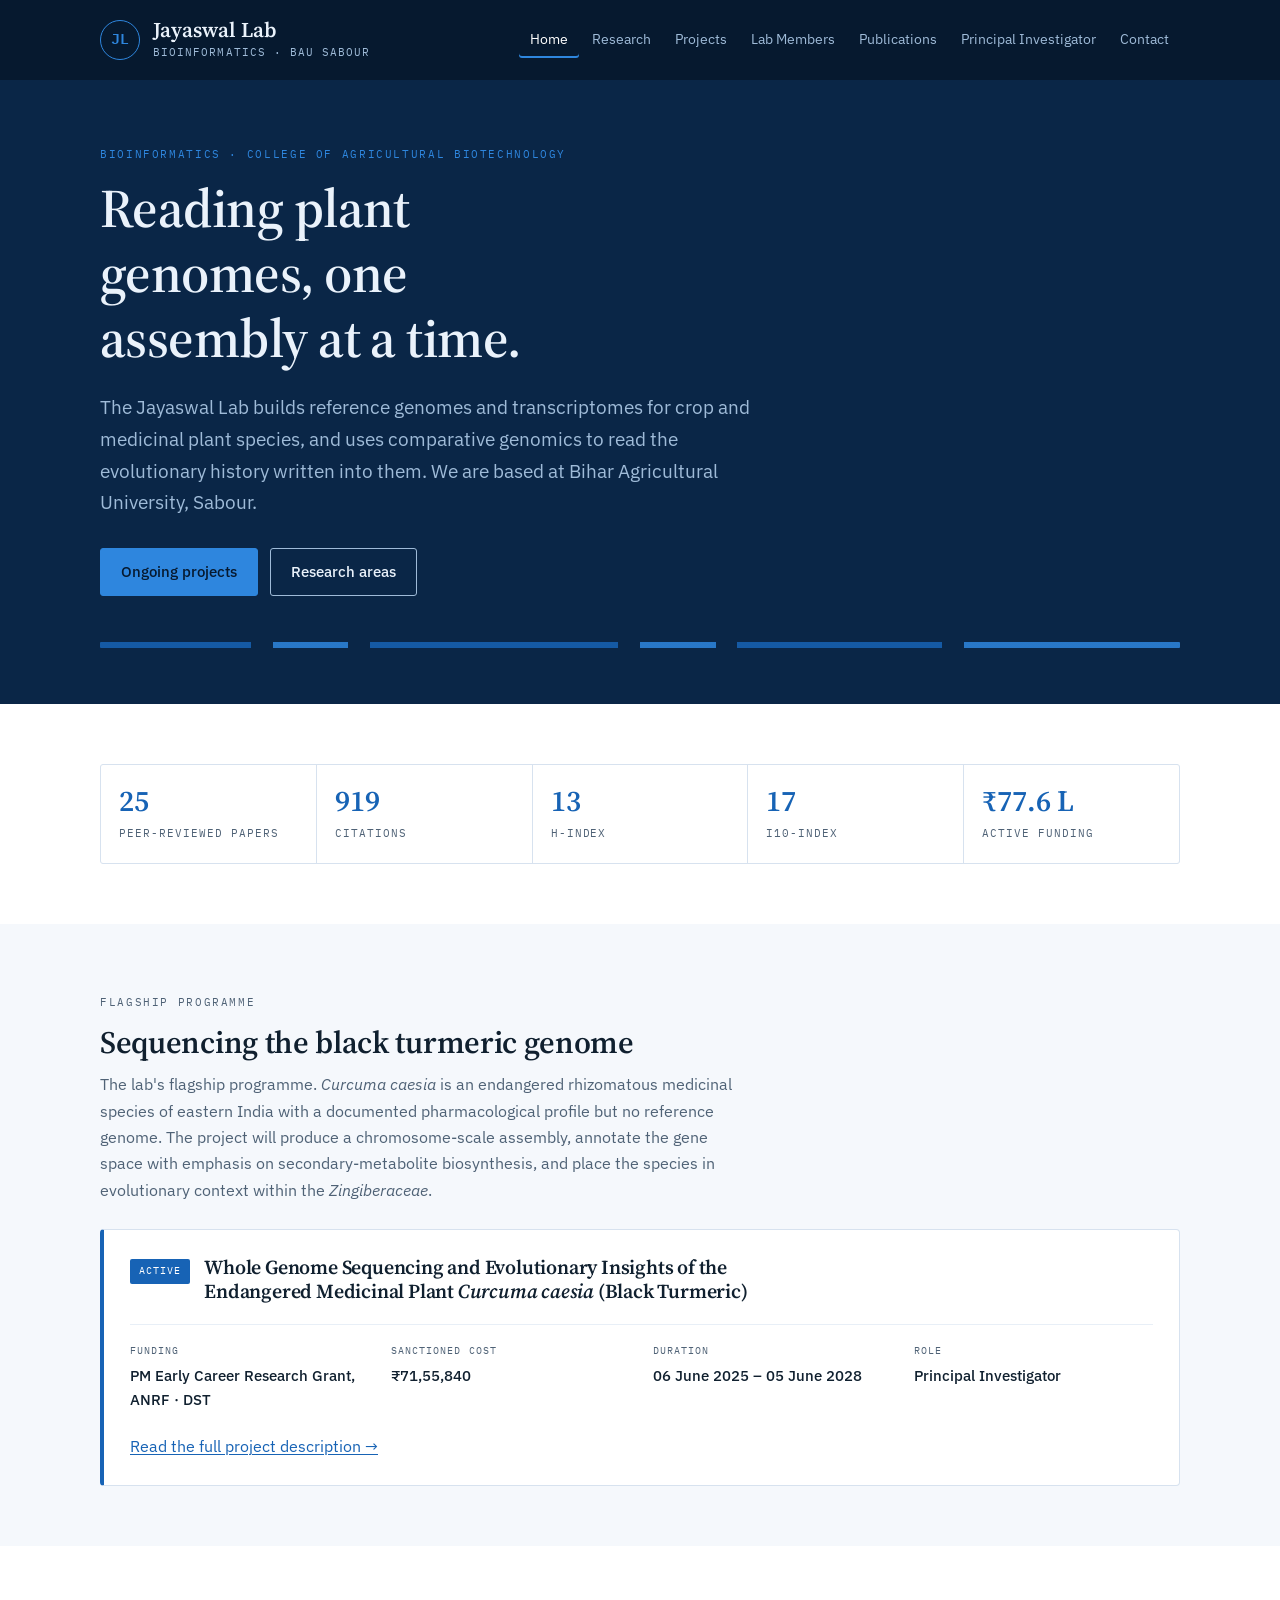
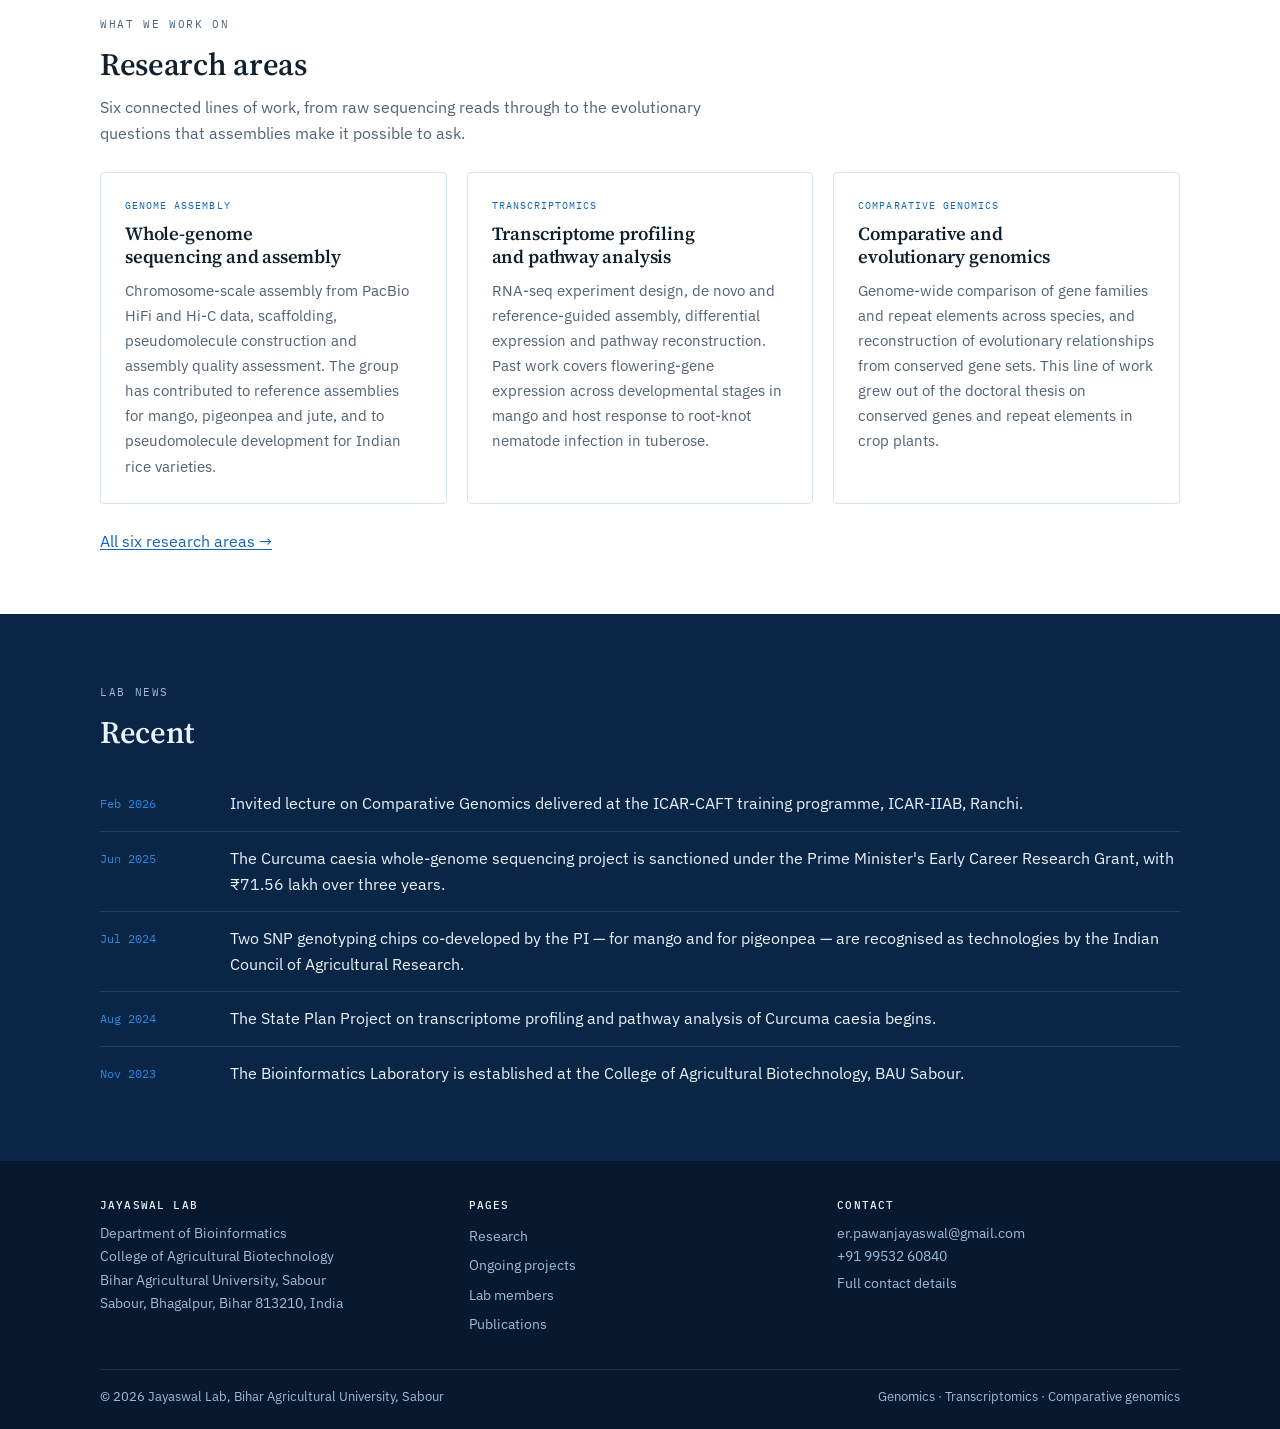
<file: index.html>
<!doctype html>
<html lang="en">
<head>
<meta name="google-site-verification" content="4ha7DFclu6xX4LbrtERk1Seu3dVmRZttURVtAm1moCI" />
<meta charset="utf-8">
<meta name="viewport" content="width=device-width, initial-scale=1, viewport-fit=cover">
<meta name="description" content="Bioinformatics laboratory at Bihar Agricultural University, Sabour, working on genome assembly, transcriptomics and comparative genomics.">
<title>Jayaswal Lab</title>
<link rel="preconnect" href="https://fonts.googleapis.com">
<link rel="preconnect" href="https://fonts.gstatic.com" crossorigin>
<link rel="stylesheet" href="https://fonts.googleapis.com/css2?family=IBM+Plex+Mono:wght@400;500&family=IBM+Plex+Sans:wght@400;500;600&family=Source+Serif+4:opsz,wght@8..60,400;8..60,600;8..60,700&display=swap">
<link rel="stylesheet" href="style.css">
</head>
<body>
<header class="masthead">
  <div class="wrap masthead__inner">
    <a class="brand" href="index.html">
      <span class="brand__mark" aria-hidden="true">JL</span>
      <span>
        <span class="brand__name">Jayaswal Lab</span>
        <span class="brand__sub">Bioinformatics &middot; BAU Sabour</span>
      </span>
    </a>
    <nav class="nav" aria-label="Main">
        <a href="index.html" aria-current="page">Home</a>
        <a href="research.html">Research</a>
        <a href="projects.html">Projects</a>
        <a href="members.html">Lab Members</a>
        <a href="publications.html">Publications</a>
        <a href="pi.html">Principal Investigator</a>
        <a href="contact.html">Contact</a>
    </nav>
  </div>
</header>
<section class="band band--navy">
  <div class="wrap hero">
    <p class="eyebrow">Bioinformatics &middot; College of Agricultural Biotechnology</p>
    <h1>Reading plant genomes, one assembly at a time.</h1>
    <p class="hero__lede">The Jayaswal Lab builds reference genomes and transcriptomes for crop and
      medicinal plant species, and uses comparative genomics to read the evolutionary history
      written into them. We are based at Bihar Agricultural University, Sabour.</p>
    <div class="hero__cta">
      <a class="btn btn--solid" href="projects.html">Ongoing projects</a>
      <a class="btn btn--ghost" href="research.html">Research areas</a>
    </div>
    <div class="track" style="margin-top:46px"></div>
  </div>
</section>


<section class="band">
  <div class="wrap sec">
    <div class="stats">
      <div class="stat"><div class="stat__n">25</div><div class="stat__l">Peer-reviewed papers</div></div>
      <div class="stat"><div class="stat__n">919</div><div class="stat__l">Citations</div></div>
      <div class="stat"><div class="stat__n">13</div><div class="stat__l">h-index</div></div>
      <div class="stat"><div class="stat__n">17</div><div class="stat__l">i10-index</div></div>
      <div class="stat"><div class="stat__n">&#8377;77.6 L</div><div class="stat__l">Active funding</div></div>
    </div>
  </div>
</section>

<section class="band band--alt">
  <div class="wrap sec">
    <div class="shead">
      <p class="eyebrow">Flagship programme</p>
      <h2>Sequencing the black turmeric genome</h2>
      <p>The lab's flagship programme. <em>Curcuma caesia</em> is an endangered rhizomatous medicinal species of eastern India with a documented pharmacological profile but no reference genome. The project will produce a chromosome-scale assembly, annotate the gene space with emphasis on secondary-metabolite biosynthesis, and place the species in evolutionary context within the <em>Zingiberaceae</em>.</p>
    </div>
    <div class="proj">
      <div class="proj__top">
        <span class="chip chip--active">Active</span>
        <h3>Whole Genome Sequencing and Evolutionary Insights of the Endangered Medicinal Plant <em>Curcuma caesia</em> (Black Turmeric)</h3>
      </div>
      <dl class="meta">
        <div><dt>Funding</dt><dd>PM Early Career Research Grant, ANRF &middot; DST</dd></div>
        <div><dt>Sanctioned cost</dt><dd>₹71,55,840</dd></div>
        <div><dt>Duration</dt><dd>06 June 2025 &ndash; 05 June 2028</dd></div>
        <div><dt>Role</dt><dd>Principal Investigator</dd></div>
      </dl>
      <p style="margin-top:20px"><a href="projects.html">Read the full project description &rarr;</a></p>
    </div>
  </div>
</section>

<section class="band">
  <div class="wrap sec">
    <div class="shead">
      <p class="eyebrow">What we work on</p>
      <h2>Research areas</h2>
      <p>Six connected lines of work, from raw sequencing reads through to the evolutionary
        questions that assemblies make it possible to ask.</p>
    </div>
    <div class="grid grid--3">
      <article class="card">
          <span class="card__tag">Genome assembly</span>
          <h3>Whole-genome sequencing and assembly</h3>
          <p>Chromosome-scale assembly from PacBio HiFi and Hi-C data, scaffolding, pseudomolecule construction and assembly quality assessment. The group has contributed to reference assemblies for mango, pigeonpea and jute, and to pseudomolecule development for Indian rice varieties.</p>
        </article>
<article class="card">
          <span class="card__tag">Transcriptomics</span>
          <h3>Transcriptome profiling and pathway analysis</h3>
          <p>RNA-seq experiment design, de novo and reference-guided assembly, differential expression and pathway reconstruction. Past work covers flowering-gene expression across developmental stages in mango and host response to root-knot nematode infection in tuberose.</p>
        </article>
<article class="card">
          <span class="card__tag">Comparative genomics</span>
          <h3>Comparative and evolutionary genomics</h3>
          <p>Genome-wide comparison of gene families and repeat elements across species, and reconstruction of evolutionary relationships from conserved gene sets. This line of work grew out of the doctoral thesis on conserved genes and repeat elements in crop plants.</p>
        </article>
    </div>
    <p style="margin-top:24px"><a href="research.html">All six research areas &rarr;</a></p>
  </div>
</section>

<section class="band band--navy">
  <div class="wrap sec">
    <div class="shead">
      <p class="eyebrow">Lab news</p>
      <h2 style="color:var(--on-navy)">Recent</h2>
    </div>
    <ul class="news">
      <li><span class="news__d">Feb 2026</span><span class="news__t">Invited lecture on Comparative Genomics delivered at the ICAR-CAFT training programme, ICAR-IIAB, Ranchi.</span></li>
<li><span class="news__d">Jun 2025</span><span class="news__t">The Curcuma caesia whole-genome sequencing project is sanctioned under the Prime Minister's Early Career Research Grant, with ₹71.56 lakh over three years.</span></li>
<li><span class="news__d">Jul 2024</span><span class="news__t">Two SNP genotyping chips co-developed by the PI — for mango and for pigeonpea — are recognised as technologies by the Indian Council of Agricultural Research.</span></li>
<li><span class="news__d">Aug 2024</span><span class="news__t">The State Plan Project on transcriptome profiling and pathway analysis of Curcuma caesia begins.</span></li>
<li><span class="news__d">Nov 2023</span><span class="news__t">The Bioinformatics Laboratory is established at the College of Agricultural Biotechnology, BAU Sabour.</span></li>
    </ul>
  </div>
</section>
<footer class="foot">
  <div class="wrap">
    <div class="foot__inner">
      <div>
        <h4>Jayaswal Lab</h4>
        <p>Department of Bioinformatics<br>College of Agricultural Biotechnology<br>Bihar Agricultural University, Sabour<br>Sabour, Bhagalpur, Bihar 813210, India</p>
      </div>
      <div>
        <h4>Pages</h4>
        <a href="research.html">Research</a>
        <a href="projects.html">Ongoing projects</a>
        <a href="members.html">Lab members</a>
        <a href="publications.html">Publications</a>
      </div>
      <div>
        <h4>Contact</h4>
        <p>er.pawanjayaswal@gmail.com<br>+91 99532 60840</p>
        <a href="contact.html">Full contact details</a>
      </div>
    </div>
    <div class="wrap foot__bar" style="padding-left:0;padding-right:0">
      <span>&copy; 2026 Jayaswal Lab, Bihar Agricultural University, Sabour</span>
      <span>Genomics &middot; Transcriptomics &middot; Comparative genomics</span>
    </div>
  </div>
</footer>
<script src="main.js"></script>
</body>
</html>
</file>
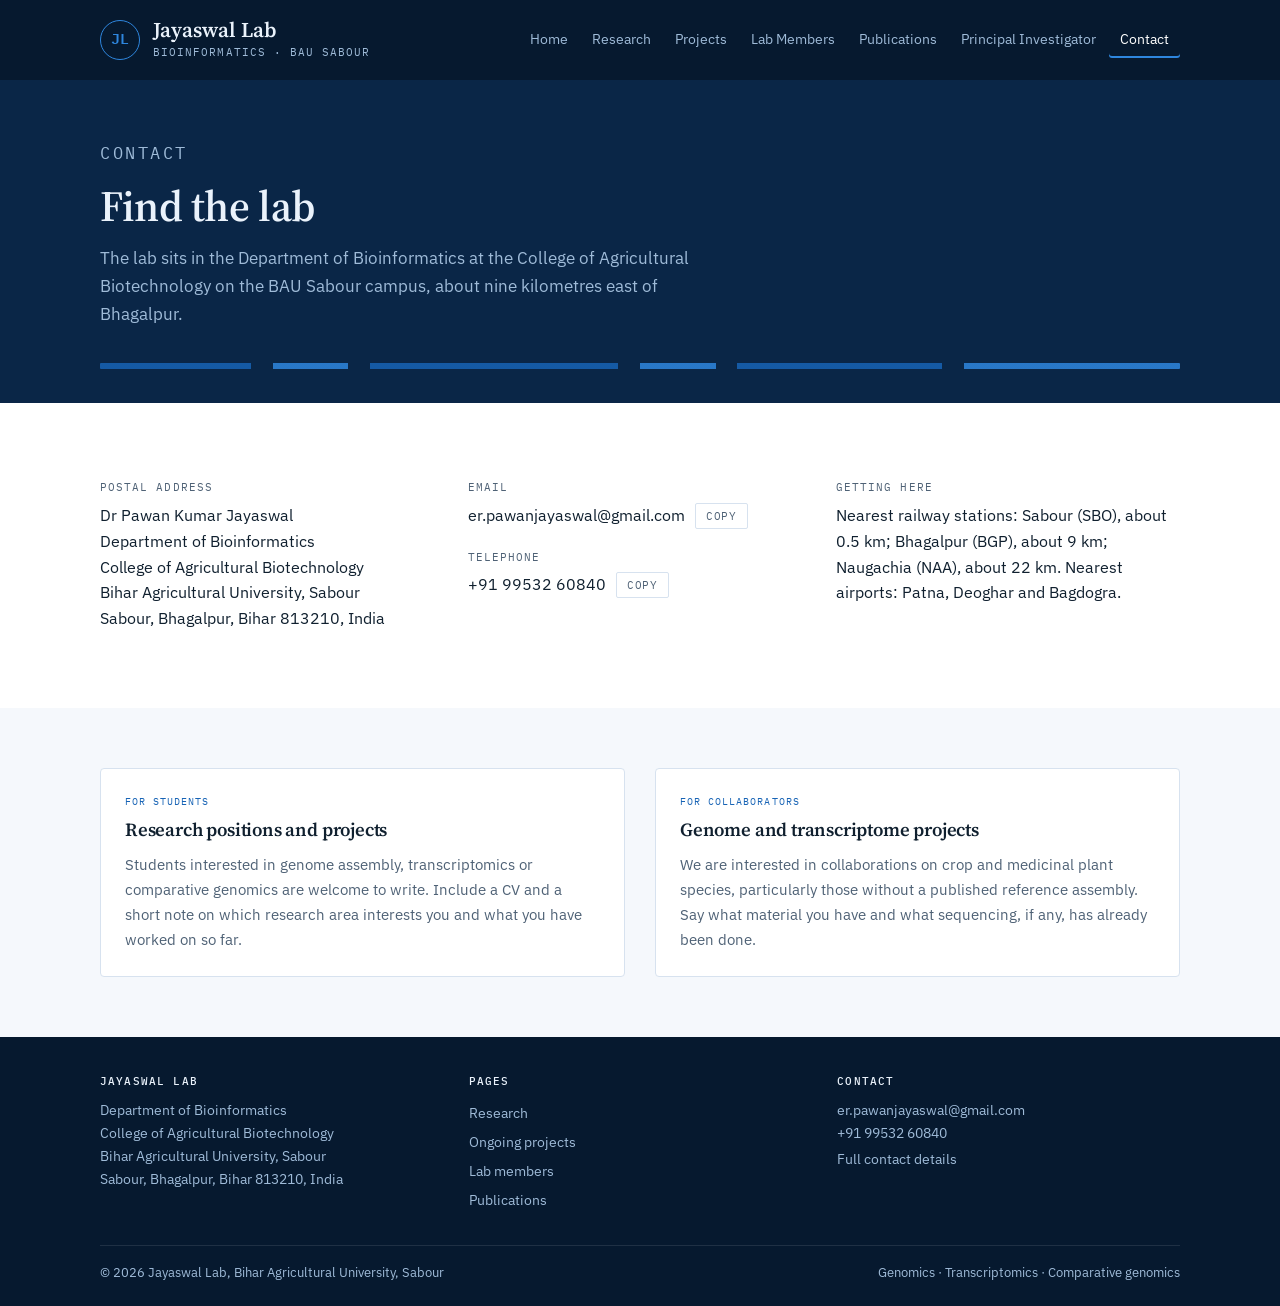
<file: contact.html>
<!doctype html>
<html lang="en">
<head>
<meta charset="utf-8">
<meta name="viewport" content="width=device-width, initial-scale=1, viewport-fit=cover">
<meta name="description" content="Postal address, email, telephone and directions to the Jayaswal Lab at BAU Sabour.">
<title>Contact — Jayaswal Lab</title>
<link rel="preconnect" href="https://fonts.googleapis.com">
<link rel="preconnect" href="https://fonts.gstatic.com" crossorigin>
<link rel="stylesheet" href="https://fonts.googleapis.com/css2?family=IBM+Plex+Mono:wght@400;500&family=IBM+Plex+Sans:wght@400;500;600&family=Source+Serif+4:opsz,wght@8..60,400;8..60,600;8..60,700&display=swap">
<link rel="stylesheet" href="style.css">
</head>
<body>
<header class="masthead">
  <div class="wrap masthead__inner">
    <a class="brand" href="index.html">
      <span class="brand__mark" aria-hidden="true">JL</span>
      <span>
        <span class="brand__name">Jayaswal Lab</span>
        <span class="brand__sub">Bioinformatics &middot; BAU Sabour</span>
      </span>
    </a>
    <nav class="nav" aria-label="Main">
        <a href="index.html">Home</a>
        <a href="research.html">Research</a>
        <a href="projects.html">Projects</a>
        <a href="members.html">Lab Members</a>
        <a href="publications.html">Publications</a>
        <a href="pi.html">Principal Investigator</a>
        <a href="contact.html" aria-current="page">Contact</a>
    </nav>
  </div>
</header>
<section class="band band--navy">
  <div class="wrap phead">
    <p class="eyebrow">Contact</p>
    <h1>Find the lab</h1>
    <p>The lab sits in the Department of Bioinformatics at the College of Agricultural
      Biotechnology on the BAU Sabour campus, about nine kilometres east of Bhagalpur.</p>
    <div class="track" style="margin-top:34px"></div>
  </div>
</section>


<section class="band">
  <div class="wrap sec">
    <dl class="ctab">
      <div>
        <dt>Postal address</dt>
        <dd>Dr Pawan Kumar Jayaswal<br>Department of Bioinformatics<br>College of Agricultural Biotechnology<br>Bihar Agricultural University, Sabour<br>Sabour, Bhagalpur, Bihar 813210, India</dd>
      </div>
      <div>
        <dt>Email</dt>
        <dd><span class="copyline"><span id="cEmail">er.pawanjayaswal@gmail.com</span>
          <button class="copybtn" type="button" data-copy="cEmail">Copy</button></span></dd>
        <dt style="margin-top:20px">Telephone</dt>
        <dd><span class="copyline"><span id="cPhone">+91 99532 60840</span>
          <button class="copybtn" type="button" data-copy="cPhone">Copy</button></span></dd>
      </div>
      <div>
        <dt>Getting here</dt>
        <dd>Nearest railway stations: Sabour (SBO), about 0.5&nbsp;km; Bhagalpur (BGP), about
          9&nbsp;km; Naugachia (NAA), about 22&nbsp;km. Nearest airports: Patna, Deoghar and
          Bagdogra.</dd>
      </div>
    </dl>
  </div>
</section>

<section class="band band--alt">
  <div class="wrap sec">
    <div class="grid grid--2" style="gap:30px">
      <div class="card">
        <span class="card__tag">For students</span>
        <h3>Research positions and projects</h3>
        <p>Students interested in genome assembly, transcriptomics or comparative genomics are
          welcome to write. Include a CV and a short note on which research area interests you and
          what you have worked on so far.</p>
      </div>
      <div class="card">
        <span class="card__tag">For collaborators</span>
        <h3>Genome and transcriptome projects</h3>
        <p>We are interested in collaborations on crop and medicinal plant species, particularly
          those without a published reference assembly. Say what material you have and what
          sequencing, if any, has already been done.</p>
      </div>
    </div>
  </div>
</section>
<footer class="foot">
  <div class="wrap">
    <div class="foot__inner">
      <div>
        <h4>Jayaswal Lab</h4>
        <p>Department of Bioinformatics<br>College of Agricultural Biotechnology<br>Bihar Agricultural University, Sabour<br>Sabour, Bhagalpur, Bihar 813210, India</p>
      </div>
      <div>
        <h4>Pages</h4>
        <a href="research.html">Research</a>
        <a href="projects.html">Ongoing projects</a>
        <a href="members.html">Lab members</a>
        <a href="publications.html">Publications</a>
      </div>
      <div>
        <h4>Contact</h4>
        <p>er.pawanjayaswal@gmail.com<br>+91 99532 60840</p>
        <a href="contact.html">Full contact details</a>
      </div>
    </div>
    <div class="wrap foot__bar" style="padding-left:0;padding-right:0">
      <span>&copy; 2026 Jayaswal Lab, Bihar Agricultural University, Sabour</span>
      <span>Genomics &middot; Transcriptomics &middot; Comparative genomics</span>
    </div>
  </div>
</footer>
<script src="main.js"></script>
</body>
</html>
</file>
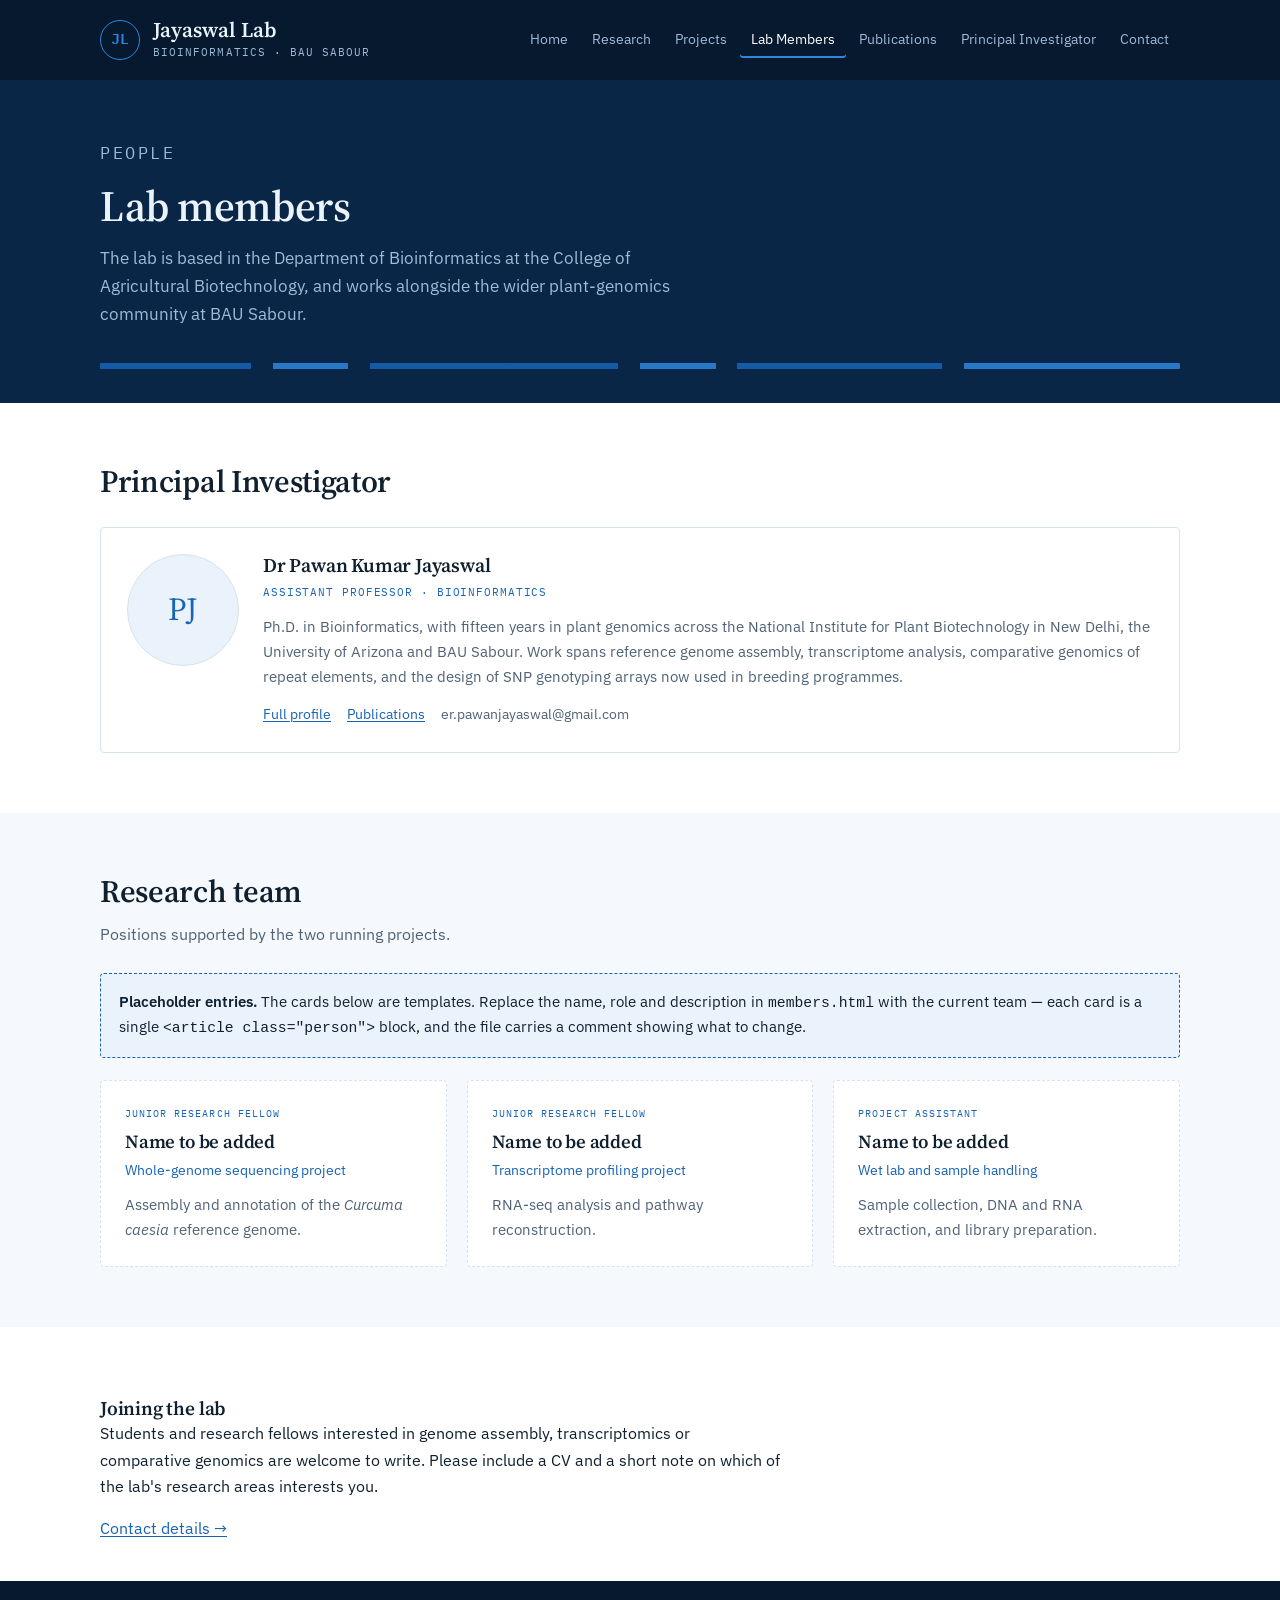
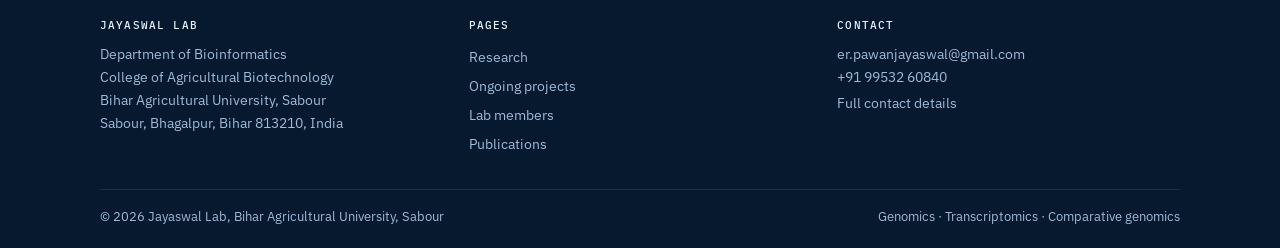
<file: members.html>
<!doctype html>
<html lang="en">
<head>
<meta charset="utf-8">
<meta name="viewport" content="width=device-width, initial-scale=1, viewport-fit=cover">
<meta name="description" content="People in the Jayaswal Lab: principal investigator, research team and open positions.">
<title>Lab Members — Jayaswal Lab</title>
<link rel="preconnect" href="https://fonts.googleapis.com">
<link rel="preconnect" href="https://fonts.gstatic.com" crossorigin>
<link rel="stylesheet" href="https://fonts.googleapis.com/css2?family=IBM+Plex+Mono:wght@400;500&family=IBM+Plex+Sans:wght@400;500;600&family=Source+Serif+4:opsz,wght@8..60,400;8..60,600;8..60,700&display=swap">
<link rel="stylesheet" href="style.css">
</head>
<body>
<header class="masthead">
  <div class="wrap masthead__inner">
    <a class="brand" href="index.html">
      <span class="brand__mark" aria-hidden="true">JL</span>
      <span>
        <span class="brand__name">Jayaswal Lab</span>
        <span class="brand__sub">Bioinformatics &middot; BAU Sabour</span>
      </span>
    </a>
    <nav class="nav" aria-label="Main">
        <a href="index.html">Home</a>
        <a href="research.html">Research</a>
        <a href="projects.html">Projects</a>
        <a href="members.html" aria-current="page">Lab Members</a>
        <a href="publications.html">Publications</a>
        <a href="pi.html">Principal Investigator</a>
        <a href="contact.html">Contact</a>
    </nav>
  </div>
</header>
<section class="band band--navy">
  <div class="wrap phead">
    <p class="eyebrow">People</p>
    <h1>Lab members</h1>
    <p>The lab is based in the Department of Bioinformatics at the College of Agricultural
      Biotechnology, and works alongside the wider plant-genomics community at BAU Sabour.</p>
    <div class="track" style="margin-top:34px"></div>
  </div>
</section>


<section class="band">
  <div class="wrap sec">
    <div class="shead"><h2>Principal Investigator</h2></div>
    <article class="person">
      <div class="avatar" aria-hidden="true">PJ</div>
      <div class="person__text">
        <h3 class="person__name">Dr Pawan Kumar Jayaswal</h3>
        <div class="person__role">Assistant Professor &middot; Bioinformatics</div>
        <p>Ph.D. in Bioinformatics, with fifteen years in plant genomics across the National
          Institute for Plant Biotechnology in New Delhi, the University of Arizona and
          BAU Sabour. Work spans reference genome assembly, transcriptome analysis, comparative
          genomics of repeat elements, and the design of SNP genotyping arrays now used in
          breeding programmes.</p>
        <div class="person__links">
          <a href="pi.html">Full profile</a>
          <a href="publications.html">Publications</a>
          <span style="color:var(--ink-soft)">er.pawanjayaswal@gmail.com</span>
        </div>
      </div>
    </article>
  </div>
</section>

<section class="band band--alt">
  <div class="wrap sec">
    <div class="shead">
      <h2>Research team</h2>
      <p>Positions supported by the two running projects.</p>
    </div>
    <p class="note" style="margin-bottom:22px"><b>Placeholder entries.</b> The cards below are
      templates. Replace the name, role and description in <code>members.html</code> with the
      current team &mdash; each card is a single <code>&lt;article class="person"&gt;</code> block,
      and the file carries a comment showing what to change.</p>
    <!--
      TO ADD A MEMBER: replace a placeholder card below with a block in this shape.
        <article class="person">
          <div class="avatar" aria-hidden="true">AB</div>   <- initials, or <img src="photo.jpg" alt="">
          <div class="person__text">
            <h3 class="person__name">Full name</h3>
            <div class="person__role">Role &middot; Project</div>
            <p>One or two sentences on what they work on.</p>
          </div>
        </article>
    -->
    <div class="grid grid--3">
      <article class="card card--slot">
      <span class="card__tag">Junior Research Fellow</span>
      <h3>Name to be added</h3>
      <p class="slot__area">Whole-genome sequencing project</p>
      <p>Assembly and annotation of the <em>Curcuma caesia</em> reference genome.</p>
    </article>
<article class="card card--slot">
      <span class="card__tag">Junior Research Fellow</span>
      <h3>Name to be added</h3>
      <p class="slot__area">Transcriptome profiling project</p>
      <p>RNA-seq analysis and pathway reconstruction.</p>
    </article>
<article class="card card--slot">
      <span class="card__tag">Project Assistant</span>
      <h3>Name to be added</h3>
      <p class="slot__area">Wet lab and sample handling</p>
      <p>Sample collection, DNA and RNA extraction, and library preparation.</p>
    </article>
    </div>
  </div>
</section>

<section class="band">
  <div class="wrap sec--tight">
    <div class="prose">
      <h3>Joining the lab</h3>
      <p>Students and research fellows interested in genome assembly, transcriptomics or
        comparative genomics are welcome to write. Please include a CV and a short note on which
        of the lab's research areas interests you.</p>
      <p><a href="contact.html">Contact details &rarr;</a></p>
    </div>
  </div>
</section>
<footer class="foot">
  <div class="wrap">
    <div class="foot__inner">
      <div>
        <h4>Jayaswal Lab</h4>
        <p>Department of Bioinformatics<br>College of Agricultural Biotechnology<br>Bihar Agricultural University, Sabour<br>Sabour, Bhagalpur, Bihar 813210, India</p>
      </div>
      <div>
        <h4>Pages</h4>
        <a href="research.html">Research</a>
        <a href="projects.html">Ongoing projects</a>
        <a href="members.html">Lab members</a>
        <a href="publications.html">Publications</a>
      </div>
      <div>
        <h4>Contact</h4>
        <p>er.pawanjayaswal@gmail.com<br>+91 99532 60840</p>
        <a href="contact.html">Full contact details</a>
      </div>
    </div>
    <div class="wrap foot__bar" style="padding-left:0;padding-right:0">
      <span>&copy; 2026 Jayaswal Lab, Bihar Agricultural University, Sabour</span>
      <span>Genomics &middot; Transcriptomics &middot; Comparative genomics</span>
    </div>
  </div>
</footer>
<script src="main.js"></script>
</body>
</html>
</file>
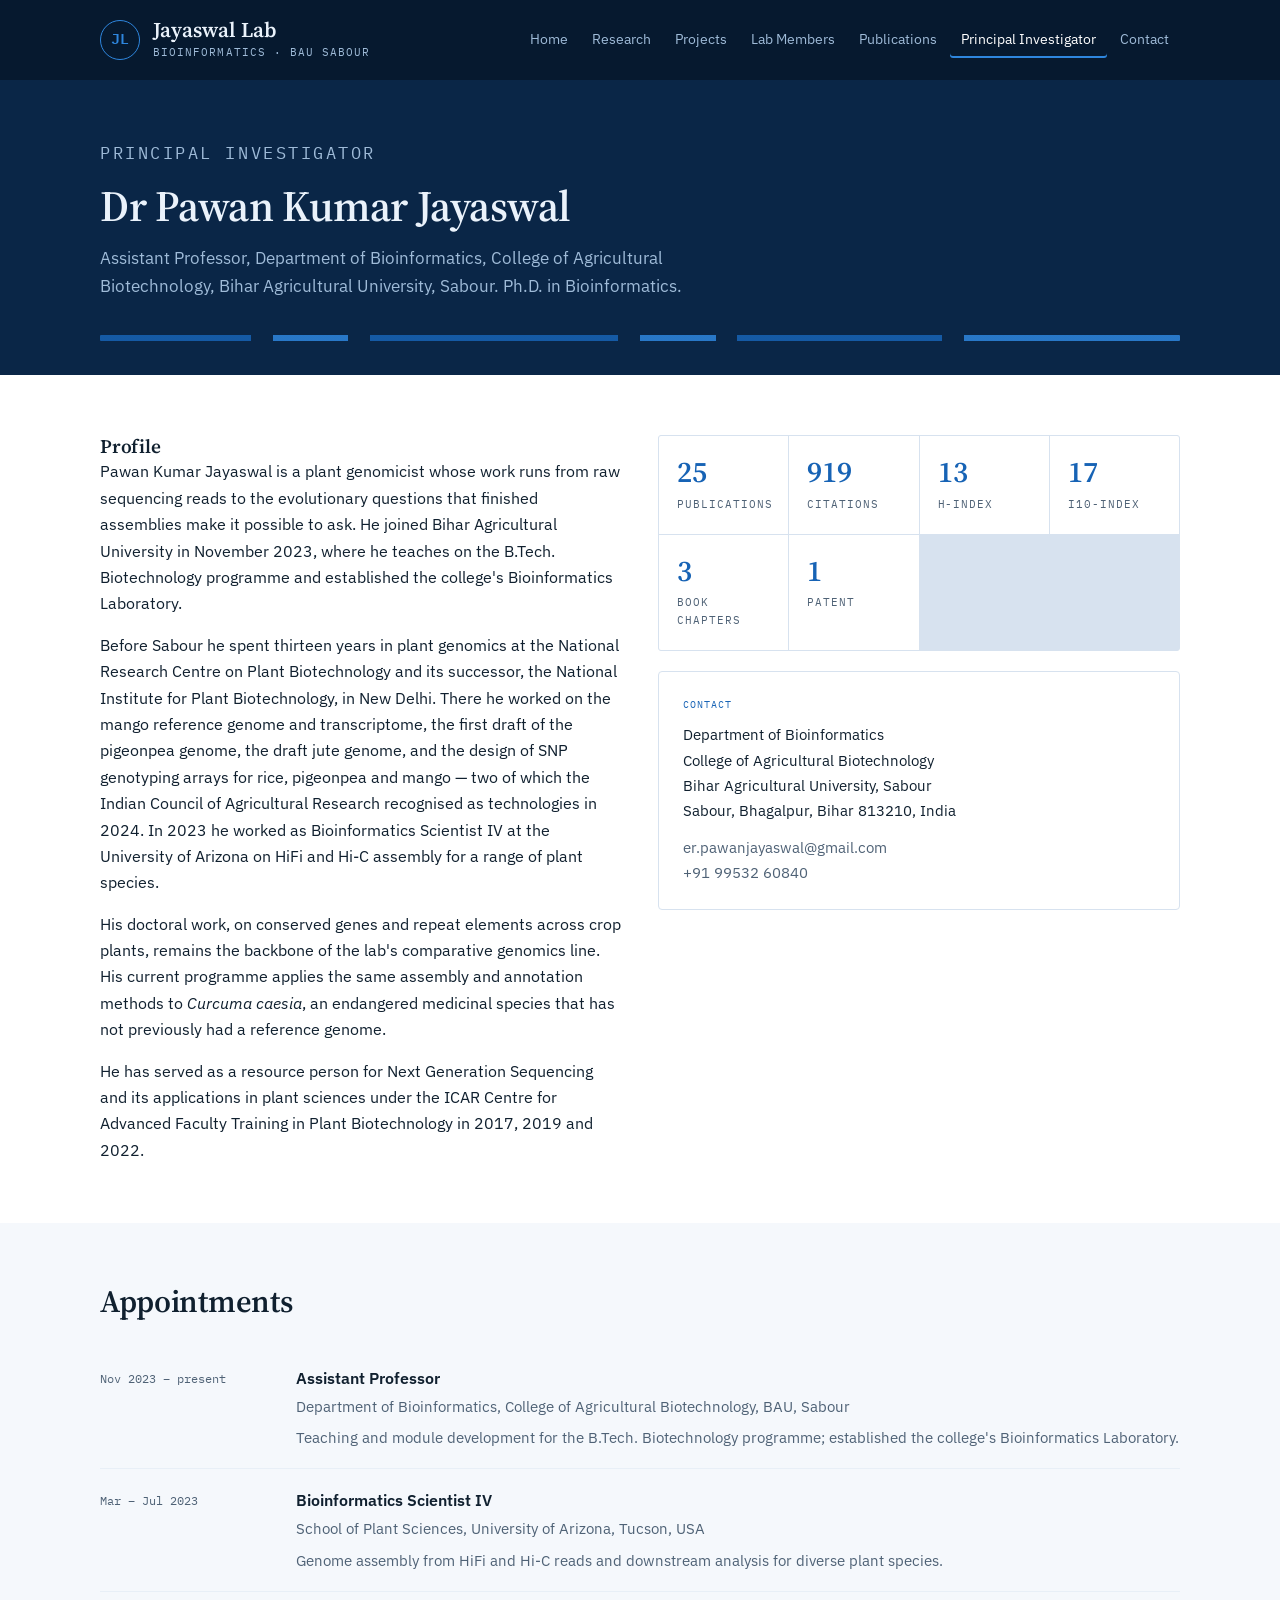
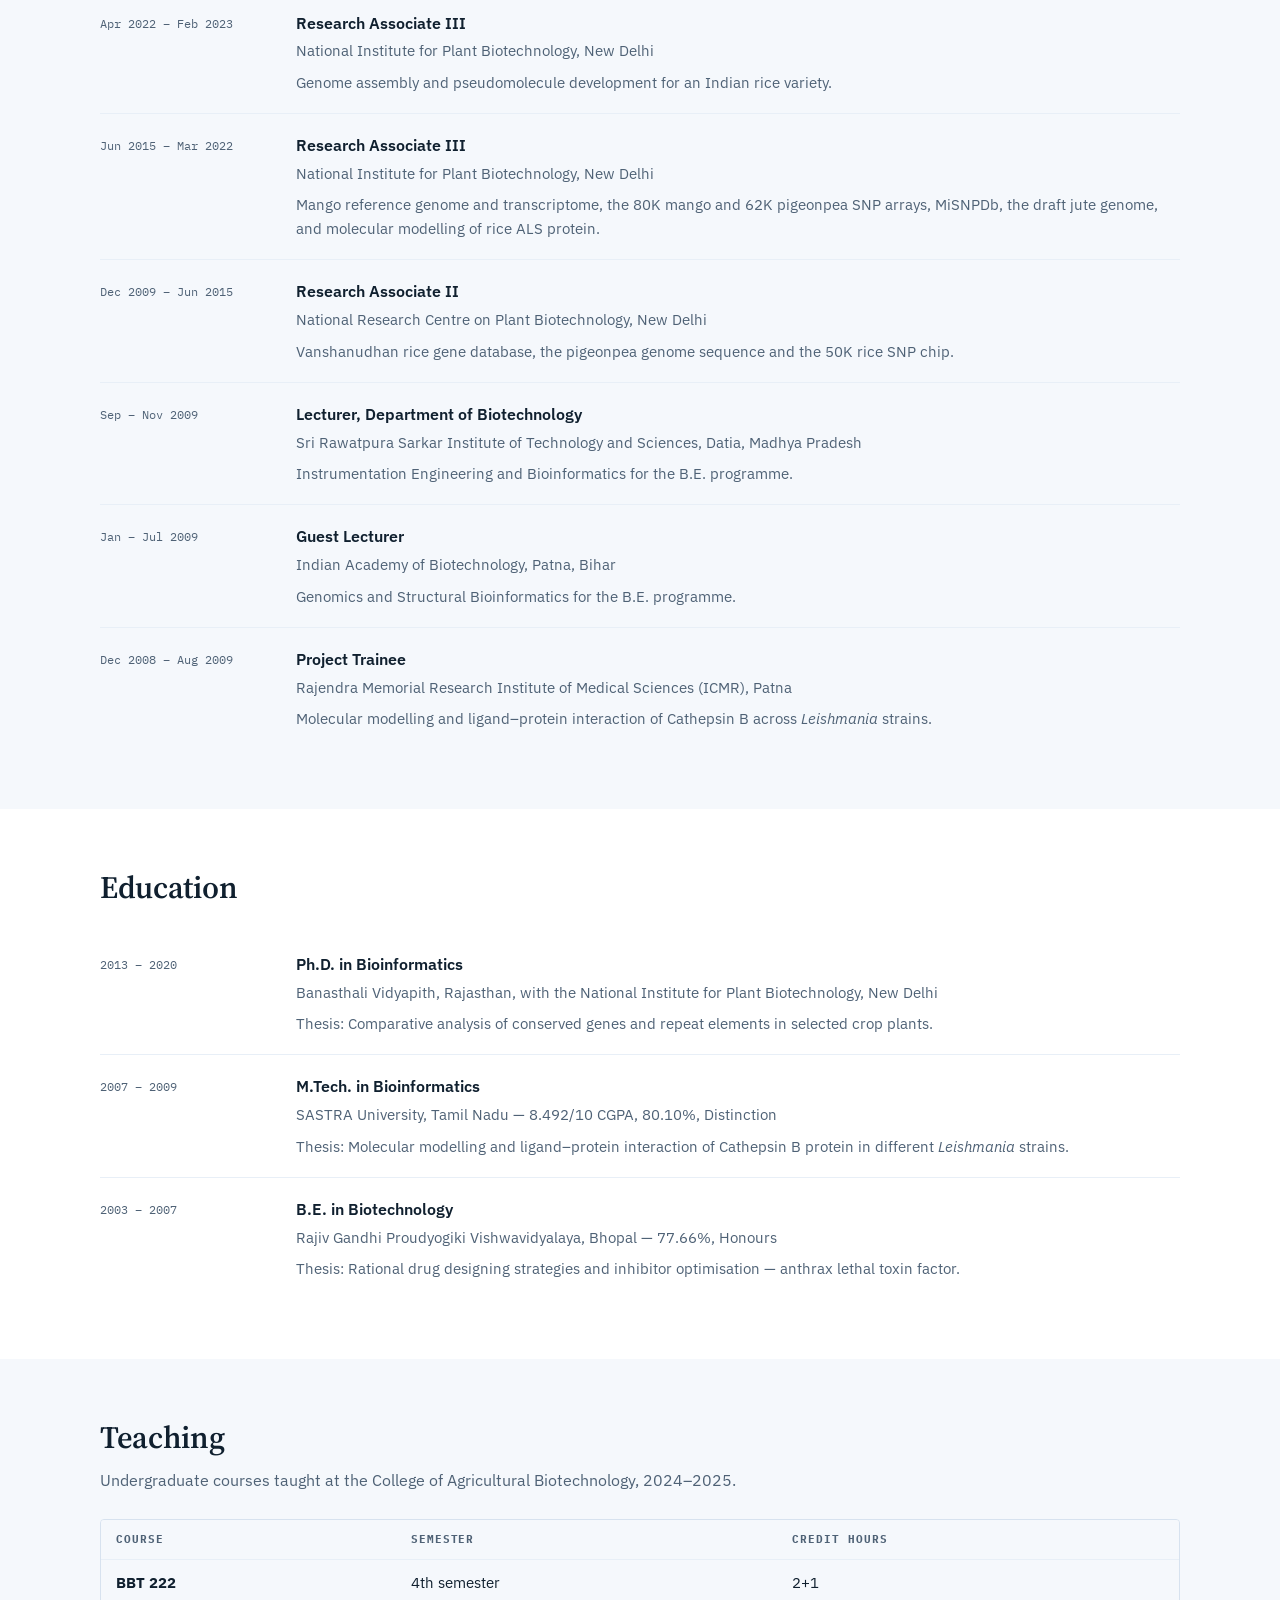
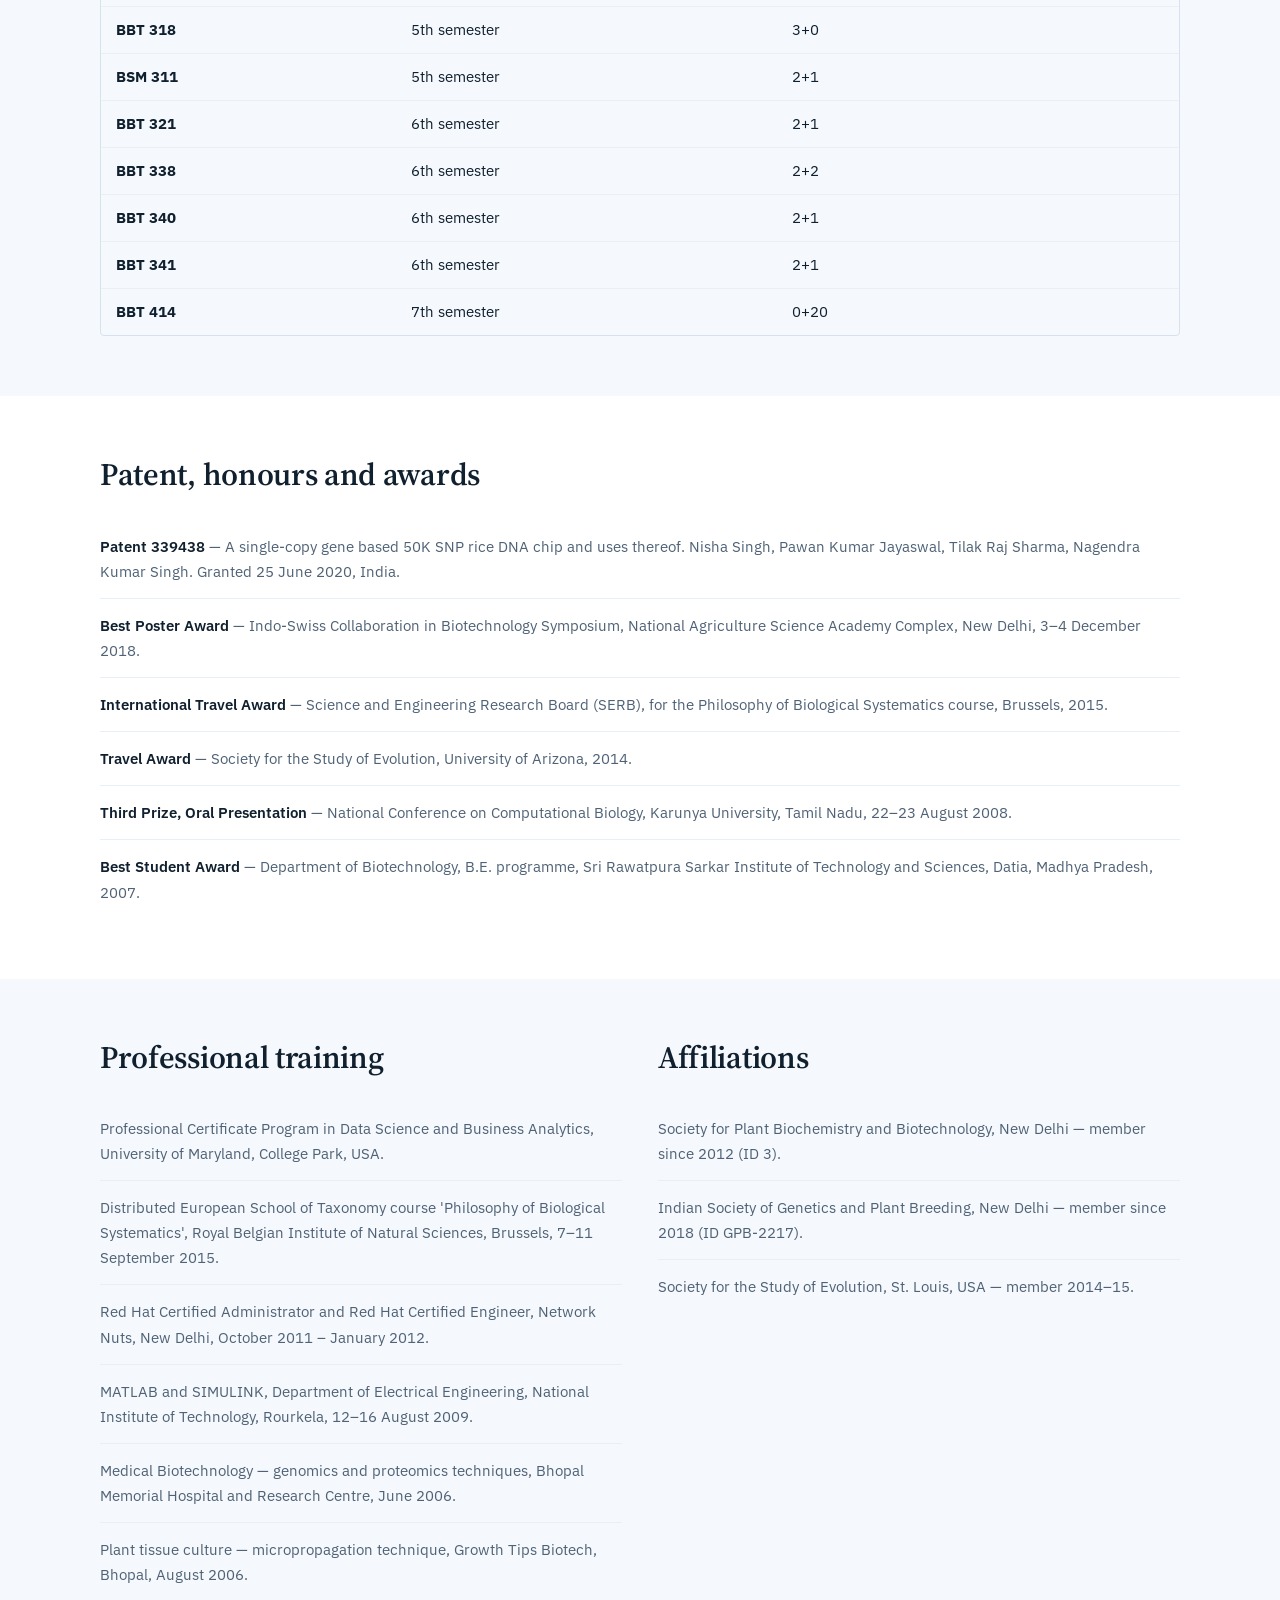
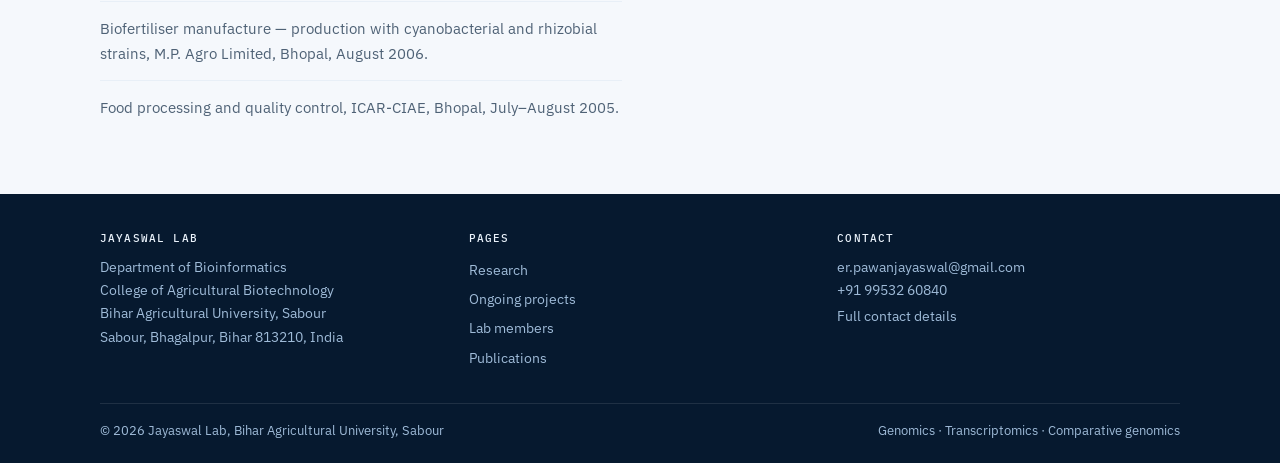
<file: pi.html>
<!doctype html>
<html lang="en">
<head>
<meta charset="utf-8">
<meta name="viewport" content="width=device-width, initial-scale=1, viewport-fit=cover">
<meta name="description" content="Profile, appointments, education, teaching and awards of the principal investigator.">
<title>Dr Pawan Kumar Jayaswal</title>
<link rel="preconnect" href="https://fonts.googleapis.com">
<link rel="preconnect" href="https://fonts.gstatic.com" crossorigin>
<link rel="stylesheet" href="https://fonts.googleapis.com/css2?family=IBM+Plex+Mono:wght@400;500&family=IBM+Plex+Sans:wght@400;500;600&family=Source+Serif+4:opsz,wght@8..60,400;8..60,600;8..60,700&display=swap">
<link rel="stylesheet" href="style.css">
</head>
<body>
<header class="masthead">
  <div class="wrap masthead__inner">
    <a class="brand" href="index.html">
      <span class="brand__mark" aria-hidden="true">JL</span>
      <span>
        <span class="brand__name">Jayaswal Lab</span>
        <span class="brand__sub">Bioinformatics &middot; BAU Sabour</span>
      </span>
    </a>
    <nav class="nav" aria-label="Main">
        <a href="index.html">Home</a>
        <a href="research.html">Research</a>
        <a href="projects.html">Projects</a>
        <a href="members.html">Lab Members</a>
        <a href="publications.html">Publications</a>
        <a href="pi.html" aria-current="page">Principal Investigator</a>
        <a href="contact.html">Contact</a>
    </nav>
  </div>
</header>
<section class="band band--navy">
  <div class="wrap phead">
    <p class="eyebrow">Principal Investigator</p>
    <h1>Dr Pawan Kumar Jayaswal</h1>
    <p>Assistant Professor, Department of Bioinformatics, College of Agricultural Biotechnology,
      Bihar Agricultural University, Sabour. Ph.D. in Bioinformatics.</p>
    <div class="track" style="margin-top:34px"></div>
  </div>
</section>


<section class="band">
  <div class="wrap sec">
    <div class="grid grid--2" style="gap:36px;align-items:start">
      <div class="prose">
        <h3 style="margin-top:0">Profile</h3>
        <p>Pawan Kumar Jayaswal is a plant genomicist whose work runs from raw sequencing reads to
          the evolutionary questions that finished assemblies make it possible to ask. He joined
          Bihar Agricultural University in November 2023, where he teaches on the B.Tech.
          Biotechnology programme and established the college's Bioinformatics Laboratory.</p>
        <p>Before Sabour he spent thirteen years in plant genomics at the National Research Centre
          on Plant Biotechnology and its successor, the National Institute for Plant Biotechnology,
          in New Delhi. There he worked on the mango reference genome and transcriptome, the first
          draft of the pigeonpea genome, the draft jute genome, and the design of SNP genotyping
          arrays for rice, pigeonpea and mango &mdash; two of which the Indian Council of
          Agricultural Research recognised as technologies in 2024. In 2023 he worked as
          Bioinformatics Scientist IV at the University of Arizona on HiFi and Hi-C assembly for a
          range of plant species.</p>
        <p>His doctoral work, on conserved genes and repeat elements across crop plants, remains
          the backbone of the lab's comparative genomics line. His current programme applies the
          same assembly and annotation methods to <em>Curcuma caesia</em>, an endangered medicinal
          species that has not previously had a reference genome.</p>
        <p>He has served as a resource person for Next Generation Sequencing and its applications
          in plant sciences under the ICAR Centre for Advanced Faculty Training in Plant
          Biotechnology in 2017, 2019 and 2022.</p>
      </div>
      <div>
        <div class="stats" style="grid-template-columns:repeat(auto-fit,minmax(125px,1fr))">
          <div class="stat"><div class="stat__n">25</div><div class="stat__l">Publications</div></div>
          <div class="stat"><div class="stat__n">919</div><div class="stat__l">Citations</div></div>
          <div class="stat"><div class="stat__n">13</div><div class="stat__l">h-index</div></div>
          <div class="stat"><div class="stat__n">17</div><div class="stat__l">i10-index</div></div>
          <div class="stat"><div class="stat__n">3</div><div class="stat__l">Book chapters</div></div>
          <div class="stat"><div class="stat__n">1</div><div class="stat__l">Patent</div></div>
        </div>
        <div class="card" style="margin-top:20px">
          <span class="card__tag">Contact</span>
          <p style="margin-top:4px;color:var(--ink)">Department of Bioinformatics<br>College of Agricultural Biotechnology<br>
            Bihar Agricultural University, Sabour<br>Sabour, Bhagalpur, Bihar 813210, India</p>
          <p style="margin-top:12px">er.pawanjayaswal@gmail.com<br>+91 99532 60840</p>
        </div>
      </div>
    </div>
  </div>
</section>

<section class="band band--alt">
  <div class="wrap sec">
    <div class="shead"><h2>Appointments</h2></div>
    <ul class="tl"><li>
        <div class="tl__when">Nov 2023 – present</div>
        <div class="tl__what">
          <div class="tl__role">Assistant Professor</div>
          <div class="tl__where">Department of Bioinformatics, College of Agricultural Biotechnology, BAU, Sabour</div>
          <div class="tl__note">Teaching and module development for the B.Tech. Biotechnology programme; established the college's Bioinformatics Laboratory.</div>
        </div>
      </li>
<li>
        <div class="tl__when">Mar – Jul 2023</div>
        <div class="tl__what">
          <div class="tl__role">Bioinformatics Scientist IV</div>
          <div class="tl__where">School of Plant Sciences, University of Arizona, Tucson, USA</div>
          <div class="tl__note">Genome assembly from HiFi and Hi-C reads and downstream analysis for diverse plant species.</div>
        </div>
      </li>
<li>
        <div class="tl__when">Apr 2022 – Feb 2023</div>
        <div class="tl__what">
          <div class="tl__role">Research Associate III</div>
          <div class="tl__where">National Institute for Plant Biotechnology, New Delhi</div>
          <div class="tl__note">Genome assembly and pseudomolecule development for an Indian rice variety.</div>
        </div>
      </li>
<li>
        <div class="tl__when">Jun 2015 – Mar 2022</div>
        <div class="tl__what">
          <div class="tl__role">Research Associate III</div>
          <div class="tl__where">National Institute for Plant Biotechnology, New Delhi</div>
          <div class="tl__note">Mango reference genome and transcriptome, the 80K mango and 62K pigeonpea SNP arrays, MiSNPDb, the draft jute genome, and molecular modelling of rice ALS protein.</div>
        </div>
      </li>
<li>
        <div class="tl__when">Dec 2009 – Jun 2015</div>
        <div class="tl__what">
          <div class="tl__role">Research Associate II</div>
          <div class="tl__where">National Research Centre on Plant Biotechnology, New Delhi</div>
          <div class="tl__note">Vanshanudhan rice gene database, the pigeonpea genome sequence and the 50K rice SNP chip.</div>
        </div>
      </li>
<li>
        <div class="tl__when">Sep – Nov 2009</div>
        <div class="tl__what">
          <div class="tl__role">Lecturer, Department of Biotechnology</div>
          <div class="tl__where">Sri Rawatpura Sarkar Institute of Technology and Sciences, Datia, Madhya Pradesh</div>
          <div class="tl__note">Instrumentation Engineering and Bioinformatics for the B.E. programme.</div>
        </div>
      </li>
<li>
        <div class="tl__when">Jan – Jul 2009</div>
        <div class="tl__what">
          <div class="tl__role">Guest Lecturer</div>
          <div class="tl__where">Indian Academy of Biotechnology, Patna, Bihar</div>
          <div class="tl__note">Genomics and Structural Bioinformatics for the B.E. programme.</div>
        </div>
      </li>
<li>
        <div class="tl__when">Dec 2008 – Aug 2009</div>
        <div class="tl__what">
          <div class="tl__role">Project Trainee</div>
          <div class="tl__where">Rajendra Memorial Research Institute of Medical Sciences (ICMR), Patna</div>
          <div class="tl__note">Molecular modelling and ligand–protein interaction of Cathepsin B across <em>Leishmania</em> strains.</div>
        </div>
      </li></ul>
  </div>
</section>

<section class="band">
  <div class="wrap sec">
    <div class="shead"><h2>Education</h2></div>
    <ul class="tl"><li>
        <div class="tl__when">2013 – 2020</div>
        <div class="tl__what">
          <div class="tl__role">Ph.D. in Bioinformatics</div>
          <div class="tl__where">Banasthali Vidyapith, Rajasthan, with the National Institute for Plant Biotechnology, New Delhi</div>
          <div class="tl__note">Thesis: Comparative analysis of conserved genes and repeat elements in selected crop plants.</div>
        </div>
      </li>
<li>
        <div class="tl__when">2007 – 2009</div>
        <div class="tl__what">
          <div class="tl__role">M.Tech. in Bioinformatics</div>
          <div class="tl__where">SASTRA University, Tamil Nadu — 8.492/10 CGPA, 80.10%, Distinction</div>
          <div class="tl__note">Thesis: Molecular modelling and ligand–protein interaction of Cathepsin B protein in different <em>Leishmania</em> strains.</div>
        </div>
      </li>
<li>
        <div class="tl__when">2003 – 2007</div>
        <div class="tl__what">
          <div class="tl__role">B.E. in Biotechnology</div>
          <div class="tl__where">Rajiv Gandhi Proudyogiki Vishwavidyalaya, Bhopal — 77.66%, Honours</div>
          <div class="tl__note">Thesis: Rational drug designing strategies and inhibitor optimisation — anthrax lethal toxin factor.</div>
        </div>
      </li></ul>
  </div>
</section>

<section class="band band--alt">
  <div class="wrap sec">
    <div class="shead">
      <h2>Teaching</h2>
      <p>Undergraduate courses taught at the College of Agricultural Biotechnology, 2024&ndash;2025.</p>
    </div>
    <div class="tablewrap">
      <table class="t">
        <thead><tr><th>Course</th><th>Semester</th><th>Credit hours</th></tr></thead>
        <tbody><tr><td><b>BBT 222</b></td><td>4th semester</td><td>2+1</td></tr><tr><td><b>BBT 318</b></td><td>5th semester</td><td>3+0</td></tr><tr><td><b>BSM 311</b></td><td>5th semester</td><td>2+1</td></tr><tr><td><b>BBT 321</b></td><td>6th semester</td><td>2+1</td></tr><tr><td><b>BBT 338</b></td><td>6th semester</td><td>2+2</td></tr><tr><td><b>BBT 340</b></td><td>6th semester</td><td>2+1</td></tr><tr><td><b>BBT 341</b></td><td>6th semester</td><td>2+1</td></tr><tr><td><b>BBT 414</b></td><td>7th semester</td><td>0+20</td></tr></tbody>
      </table>
    </div>
  </div>
</section>

<section class="band">
  <div class="wrap sec">
    <div class="shead"><h2>Patent, honours and awards</h2></div>
    <ul class="reflist"><li><b>Patent 339438</b> &mdash; A single-copy gene based 50K SNP rice DNA chip and uses thereof. Nisha Singh, Pawan Kumar Jayaswal, Tilak Raj Sharma, Nagendra Kumar Singh. Granted 25 June 2020, India.</li>
<li><b>Best Poster Award</b> &mdash; Indo-Swiss Collaboration in Biotechnology Symposium, National Agriculture Science Academy Complex, New Delhi, 3–4 December 2018.</li>
<li><b>International Travel Award</b> &mdash; Science and Engineering Research Board (SERB), for the Philosophy of Biological Systematics course, Brussels, 2015.</li>
<li><b>Travel Award</b> &mdash; Society for the Study of Evolution, University of Arizona, 2014.</li>
<li><b>Third Prize, Oral Presentation</b> &mdash; National Conference on Computational Biology, Karunya University, Tamil Nadu, 22–23 August 2008.</li>
<li><b>Best Student Award</b> &mdash; Department of Biotechnology, B.E. programme, Sri Rawatpura Sarkar Institute of Technology and Sciences, Datia, Madhya Pradesh, 2007.</li></ul>
  </div>
</section>

<section class="band band--alt">
  <div class="wrap sec">
    <div class="grid grid--2" style="gap:36px;align-items:start">
      <div>
        <div class="shead"><h2>Professional training</h2></div>
        <ul class="reflist"><li>Professional Certificate Program in Data Science and Business Analytics, University of Maryland, College Park, USA.</li>
<li>Distributed European School of Taxonomy course 'Philosophy of Biological Systematics', Royal Belgian Institute of Natural Sciences, Brussels, 7–11 September 2015.</li>
<li>Red Hat Certified Administrator and Red Hat Certified Engineer, Network Nuts, New Delhi, October 2011 – January 2012.</li>
<li>MATLAB and SIMULINK, Department of Electrical Engineering, National Institute of Technology, Rourkela, 12–16 August 2009.</li>
<li>Medical Biotechnology — genomics and proteomics techniques, Bhopal Memorial Hospital and Research Centre, June 2006.</li>
<li>Plant tissue culture — micropropagation technique, Growth Tips Biotech, Bhopal, August 2006.</li>
<li>Biofertiliser manufacture — production with cyanobacterial and rhizobial strains, M.P. Agro Limited, Bhopal, August 2006.</li>
<li>Food processing and quality control, ICAR-CIAE, Bhopal, July–August 2005.</li></ul>
      </div>
      <div>
        <div class="shead"><h2>Affiliations</h2></div>
        <ul class="reflist"><li>Society for Plant Biochemistry and Biotechnology, New Delhi — member since 2012 (ID 3).</li>
<li>Indian Society of Genetics and Plant Breeding, New Delhi — member since 2018 (ID GPB-2217).</li>
<li>Society for the Study of Evolution, St. Louis, USA — member 2014–15.</li></ul>
      </div>
    </div>
  </div>
</section>
<footer class="foot">
  <div class="wrap">
    <div class="foot__inner">
      <div>
        <h4>Jayaswal Lab</h4>
        <p>Department of Bioinformatics<br>College of Agricultural Biotechnology<br>Bihar Agricultural University, Sabour<br>Sabour, Bhagalpur, Bihar 813210, India</p>
      </div>
      <div>
        <h4>Pages</h4>
        <a href="research.html">Research</a>
        <a href="projects.html">Ongoing projects</a>
        <a href="members.html">Lab members</a>
        <a href="publications.html">Publications</a>
      </div>
      <div>
        <h4>Contact</h4>
        <p>er.pawanjayaswal@gmail.com<br>+91 99532 60840</p>
        <a href="contact.html">Full contact details</a>
      </div>
    </div>
    <div class="wrap foot__bar" style="padding-left:0;padding-right:0">
      <span>&copy; 2026 Jayaswal Lab, Bihar Agricultural University, Sabour</span>
      <span>Genomics &middot; Transcriptomics &middot; Comparative genomics</span>
    </div>
  </div>
</footer>
<script src="main.js"></script>
</body>
</html>
</file>
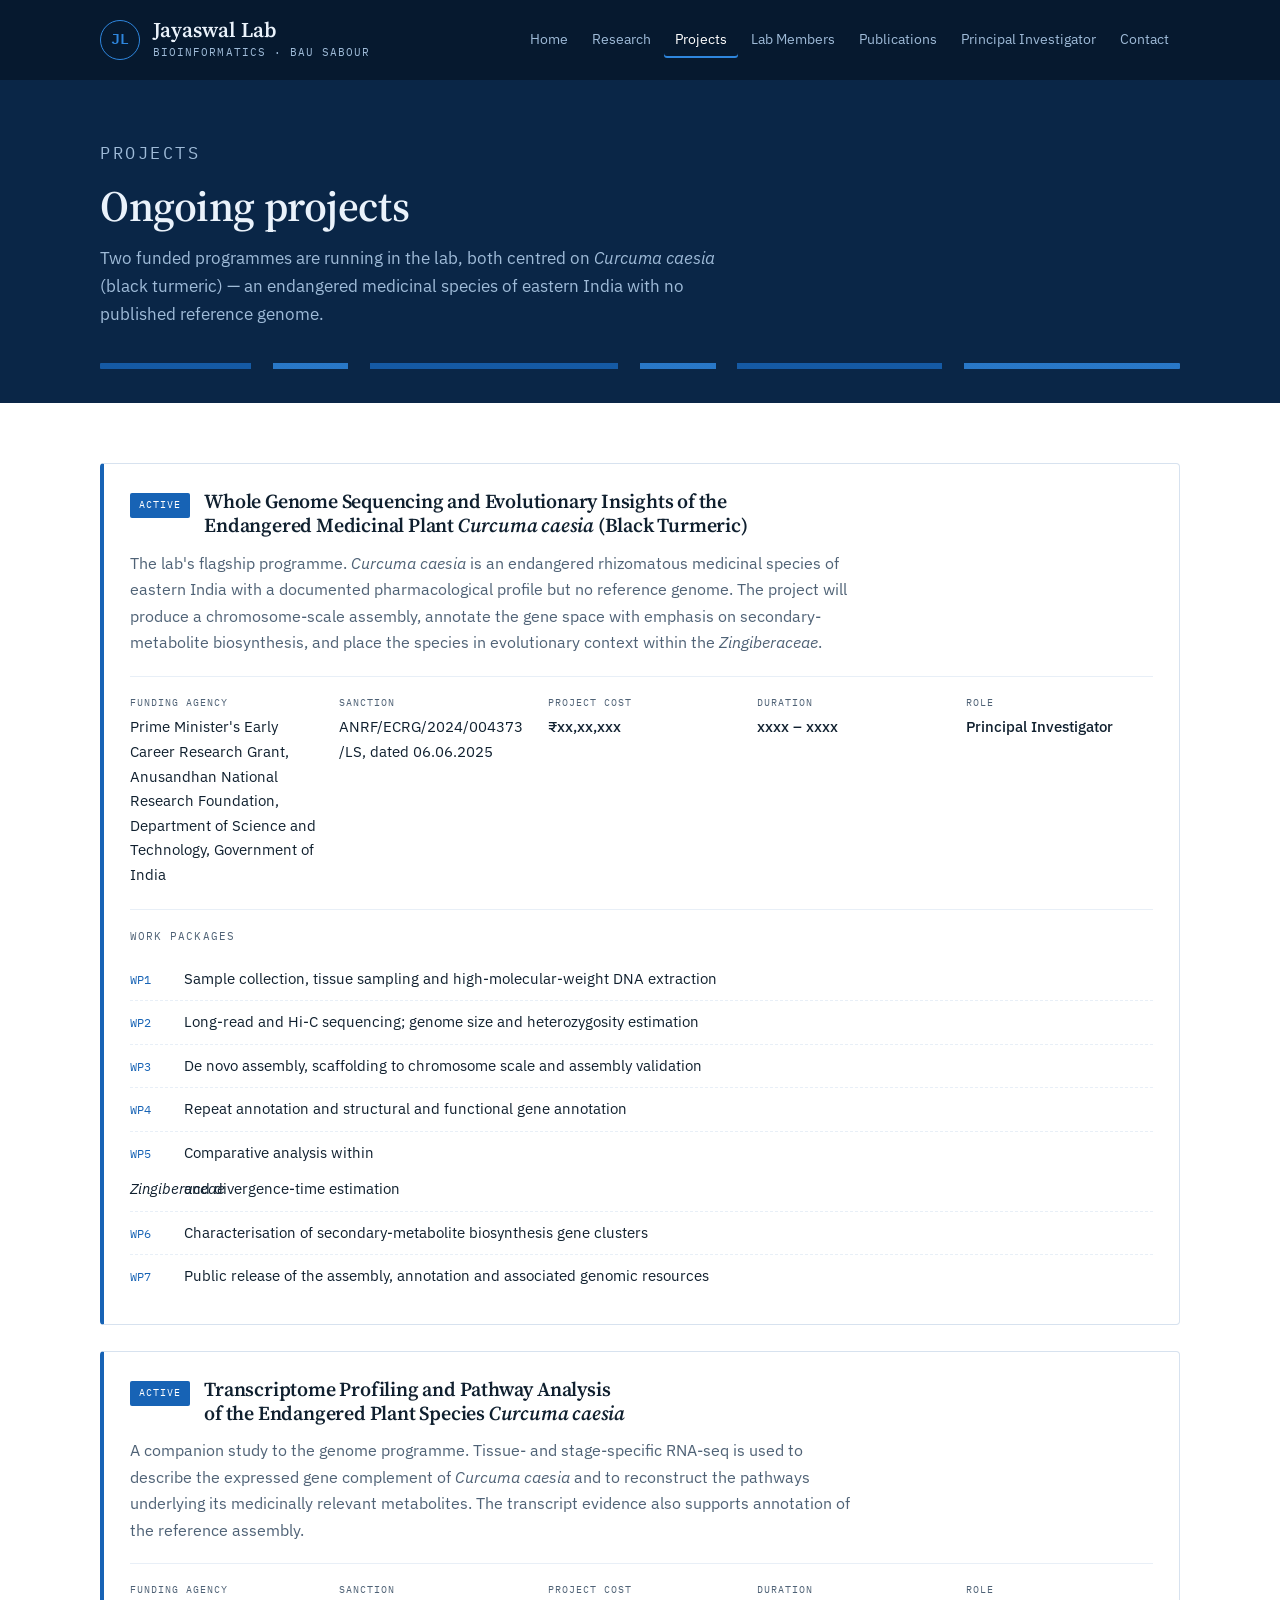
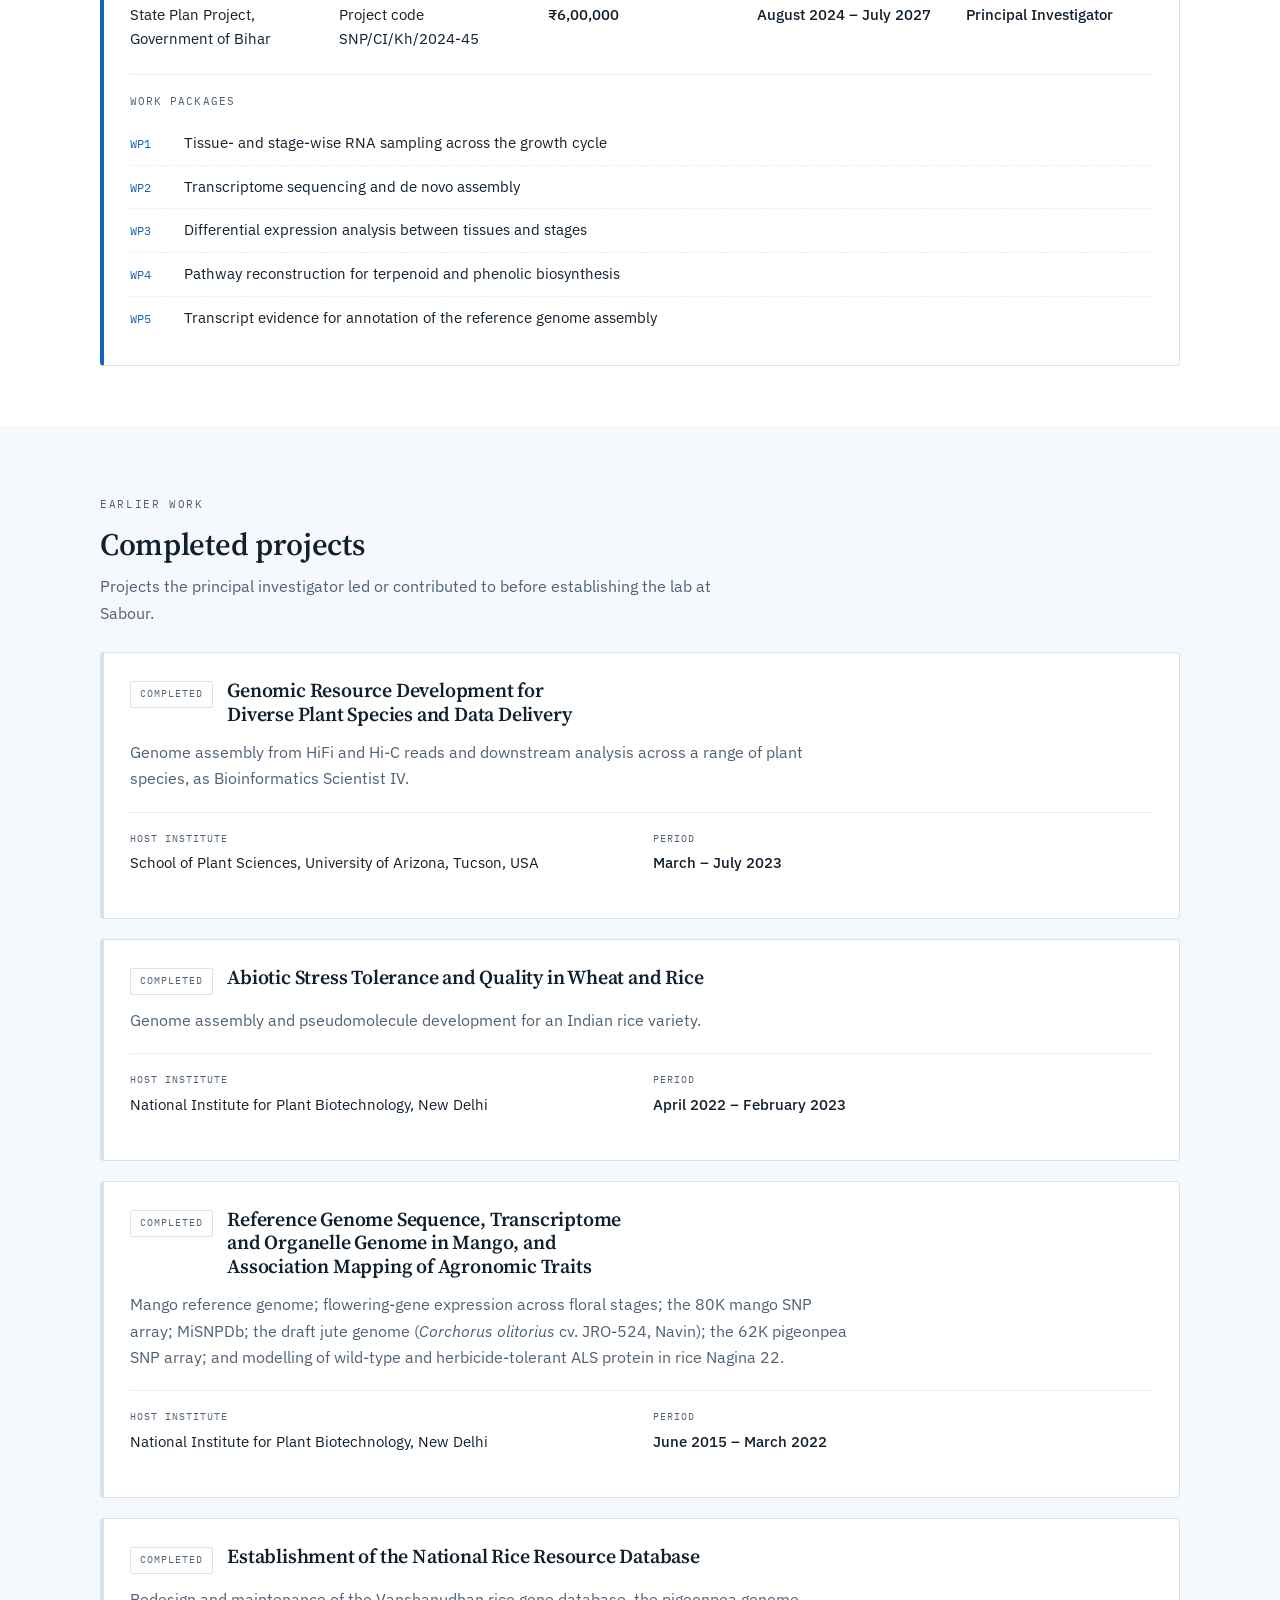
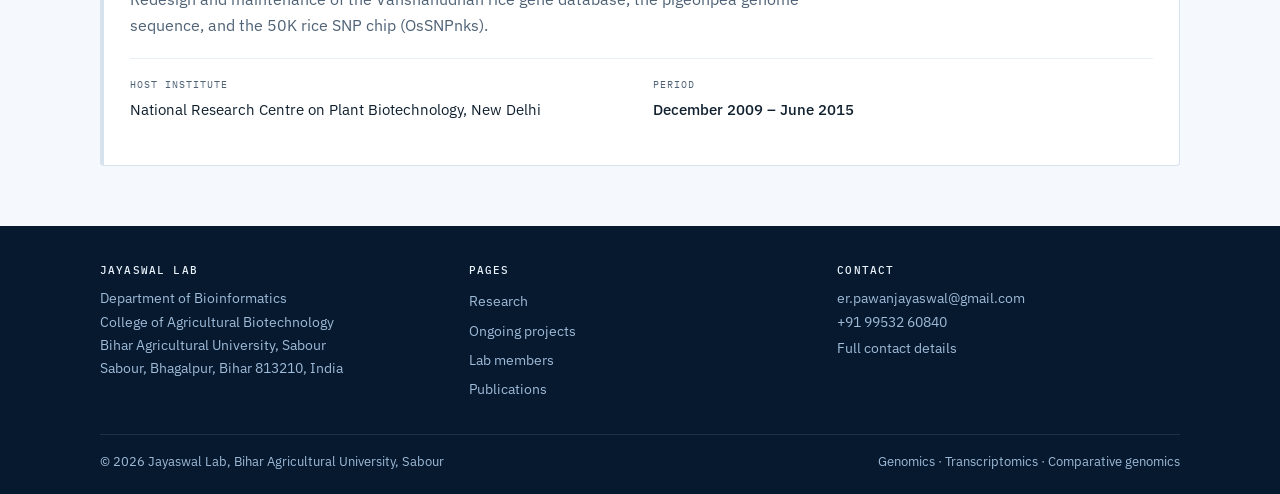
<file: projects.html>
<!doctype html>
<html lang="en">
<head>
<meta charset="utf-8">
<meta name="viewport" content="width=device-width, initial-scale=1, viewport-fit=cover">
<meta name="description" content="Ongoing and completed research projects, including the Curcuma caesia whole-genome sequencing programme.">
<title>Projects — Jayaswal Lab</title>
<link rel="preconnect" href="https://fonts.googleapis.com">
<link rel="preconnect" href="https://fonts.gstatic.com" crossorigin>
<link rel="stylesheet" href="https://fonts.googleapis.com/css2?family=IBM+Plex+Mono:wght@400;500&family=IBM+Plex+Sans:wght@400;500;600&family=Source+Serif+4:opsz,wght@8..60,400;8..60,600;8..60,700&display=swap">
<link rel="stylesheet" href="style.css">
</head>
<body>
<header class="masthead">
  <div class="wrap masthead__inner">
    <a class="brand" href="index.html">
      <span class="brand__mark" aria-hidden="true">JL</span>
      <span>
        <span class="brand__name">Jayaswal Lab</span>
        <span class="brand__sub">Bioinformatics &middot; BAU Sabour</span>
      </span>
    </a>
    <nav class="nav" aria-label="Main">
        <a href="index.html">Home</a>
        <a href="research.html">Research</a>
        <a href="projects.html" aria-current="page">Projects</a>
        <a href="members.html">Lab Members</a>
        <a href="publications.html">Publications</a>
        <a href="pi.html">Principal Investigator</a>
        <a href="contact.html">Contact</a>
    </nav>
  </div>
</header>
<section class="band band--navy">
  <div class="wrap phead">
    <p class="eyebrow">Projects</p>
    <h1>Ongoing projects</h1>
    <p>Two funded programmes are running in the lab, both centred on <em>Curcuma caesia</em>
      (black turmeric) &mdash; an endangered medicinal species of eastern India with no published
      reference genome.</p>
    <div class="track" style="margin-top:34px"></div>
  </div>
</section>


<section class="band">
  <div class="wrap sec">
    <div class="grid" style="gap:26px">
      <article class="proj">
      <div class="proj__top">
        <span class="chip chip--active">Active</span>
        <h3>Whole Genome Sequencing and Evolutionary Insights of the Endangered Medicinal Plant <em>Curcuma caesia</em> (Black Turmeric)</h3>
      </div>
      <p class="proj__body">The lab's flagship programme. <em>Curcuma caesia</em> is an endangered rhizomatous medicinal species of eastern India with a documented pharmacological profile but no reference genome. The project will produce a chromosome-scale assembly, annotate the gene space with emphasis on secondary-metabolite biosynthesis, and place the species in evolutionary context within the <em>Zingiberaceae</em>.</p>
      <dl class="meta">
        <div><dt>Funding agency</dt><dd style="font-weight:400">Prime Minister's Early Career Research Grant, Anusandhan National Research Foundation, Department of Science and Technology, Government of India</dd></div>
        <div><dt>Sanction</dt><dd style="font-weight:400">ANRF/ECRG/2024/004373/LS, dated 06.06.2025</dd></div>
        <div><dt>Project cost</dt><dd>₹xx,xx,xxx</dd></div>
        <div><dt>Duration</dt><dd> xxxx &ndash; xxxx</dd></div>
        <div><dt>Role</dt><dd>Principal Investigator</dd></div>
      </dl>
      <div class="wp">
        <div class="wp__h">Work packages</div>
        <ol><li>Sample collection, tissue sampling and high-molecular-weight DNA extraction</li>
<li>Long-read and Hi-C sequencing; genome size and heterozygosity estimation</li>
<li>De novo assembly, scaffolding to chromosome scale and assembly validation</li>
<li>Repeat annotation and structural and functional gene annotation</li>
<li>Comparative analysis within <em>Zingiberaceae</em> and divergence-time estimation</li>
<li>Characterisation of secondary-metabolite biosynthesis gene clusters</li>
<li>Public release of the assembly, annotation and associated genomic resources</li></ol>
      </div>
    </article>
<article class="proj">
      <div class="proj__top">
        <span class="chip chip--active">Active</span>
        <h3>Transcriptome Profiling and Pathway Analysis of the Endangered Plant Species <em>Curcuma caesia</em></h3>
      </div>
      <p class="proj__body">A companion study to the genome programme. Tissue- and stage-specific RNA-seq is used to describe the expressed gene complement of <em>Curcuma caesia</em> and to reconstruct the pathways underlying its medicinally relevant metabolites. The transcript evidence also supports annotation of the reference assembly.</p>
      <dl class="meta">
        <div><dt>Funding agency</dt><dd style="font-weight:400">State Plan Project, Government of Bihar</dd></div>
        <div><dt>Sanction</dt><dd style="font-weight:400">Project code SNP/CI/Kh/2024-45</dd></div>
        <div><dt>Project cost</dt><dd>₹6,00,000</dd></div>
        <div><dt>Duration</dt><dd>August 2024 &ndash; July 2027</dd></div>
        <div><dt>Role</dt><dd>Principal Investigator</dd></div>
      </dl>
      <div class="wp">
        <div class="wp__h">Work packages</div>
        <ol><li>Tissue- and stage-wise RNA sampling across the growth cycle</li>
<li>Transcriptome sequencing and de novo assembly</li>
<li>Differential expression analysis between tissues and stages</li>
<li>Pathway reconstruction for terpenoid and phenolic biosynthesis</li>
<li>Transcript evidence for annotation of the reference genome assembly</li></ol>
      </div>
    </article>
    </div>
  </div>
</section>

<section class="band band--alt">
  <div class="wrap sec">
    <div class="shead">
      <p class="eyebrow">Earlier work</p>
      <h2>Completed projects</h2>
      <p>Projects the principal investigator led or contributed to before establishing the lab at
        Sabour.</p>
    </div>
    <div class="grid" style="gap:20px">
      <article class="proj proj--past">
      <div class="proj__top">
        <span class="chip chip--done">Completed</span>
        <h3>Genomic Resource Development for Diverse Plant Species and Data Delivery</h3>
      </div>
      <p class="proj__body">Genome assembly from HiFi and Hi-C reads and downstream analysis across a range of plant species, as Bioinformatics Scientist IV.</p>
      <dl class="meta">
        <div><dt>Host institute</dt><dd style="font-weight:400">School of Plant Sciences, University of Arizona, Tucson, USA</dd></div>
        <div><dt>Period</dt><dd>March – July 2023</dd></div>
      </dl>
    </article>
<article class="proj proj--past">
      <div class="proj__top">
        <span class="chip chip--done">Completed</span>
        <h3>Abiotic Stress Tolerance and Quality in Wheat and Rice</h3>
      </div>
      <p class="proj__body">Genome assembly and pseudomolecule development for an Indian rice variety.</p>
      <dl class="meta">
        <div><dt>Host institute</dt><dd style="font-weight:400">National Institute for Plant Biotechnology, New Delhi</dd></div>
        <div><dt>Period</dt><dd>April 2022 – February 2023</dd></div>
      </dl>
    </article>
<article class="proj proj--past">
      <div class="proj__top">
        <span class="chip chip--done">Completed</span>
        <h3>Reference Genome Sequence, Transcriptome and Organelle Genome in Mango, and Association Mapping of Agronomic Traits</h3>
      </div>
      <p class="proj__body">Mango reference genome; flowering-gene expression across floral stages; the 80K mango SNP array; MiSNPDb; the draft jute genome (<em>Corchorus olitorius</em> cv. JRO-524, Navin); the 62K pigeonpea SNP array; and modelling of wild-type and herbicide-tolerant ALS protein in rice Nagina 22.</p>
      <dl class="meta">
        <div><dt>Host institute</dt><dd style="font-weight:400">National Institute for Plant Biotechnology, New Delhi</dd></div>
        <div><dt>Period</dt><dd>June 2015 – March 2022</dd></div>
      </dl>
    </article>
<article class="proj proj--past">
      <div class="proj__top">
        <span class="chip chip--done">Completed</span>
        <h3>Establishment of the National Rice Resource Database</h3>
      </div>
      <p class="proj__body">Redesign and maintenance of the Vanshanudhan rice gene database, the pigeonpea genome sequence, and the 50K rice SNP chip (OsSNPnks).</p>
      <dl class="meta">
        <div><dt>Host institute</dt><dd style="font-weight:400">National Research Centre on Plant Biotechnology, New Delhi</dd></div>
        <div><dt>Period</dt><dd>December 2009 – June 2015</dd></div>
      </dl>
    </article>
    </div>
  </div>
</section>
<footer class="foot">
  <div class="wrap">
    <div class="foot__inner">
      <div>
        <h4>Jayaswal Lab</h4>
        <p>Department of Bioinformatics<br>College of Agricultural Biotechnology<br>Bihar Agricultural University, Sabour<br>Sabour, Bhagalpur, Bihar 813210, India</p>
      </div>
      <div>
        <h4>Pages</h4>
        <a href="research.html">Research</a>
        <a href="projects.html">Ongoing projects</a>
        <a href="members.html">Lab members</a>
        <a href="publications.html">Publications</a>
      </div>
      <div>
        <h4>Contact</h4>
        <p>er.pawanjayaswal@gmail.com<br>+91 99532 60840</p>
        <a href="contact.html">Full contact details</a>
      </div>
    </div>
    <div class="wrap foot__bar" style="padding-left:0;padding-right:0">
      <span>&copy; 2026 Jayaswal Lab, Bihar Agricultural University, Sabour</span>
      <span>Genomics &middot; Transcriptomics &middot; Comparative genomics</span>
    </div>
  </div>
</footer>
<script src="main.js"></script>
</body>
</html>
</file>
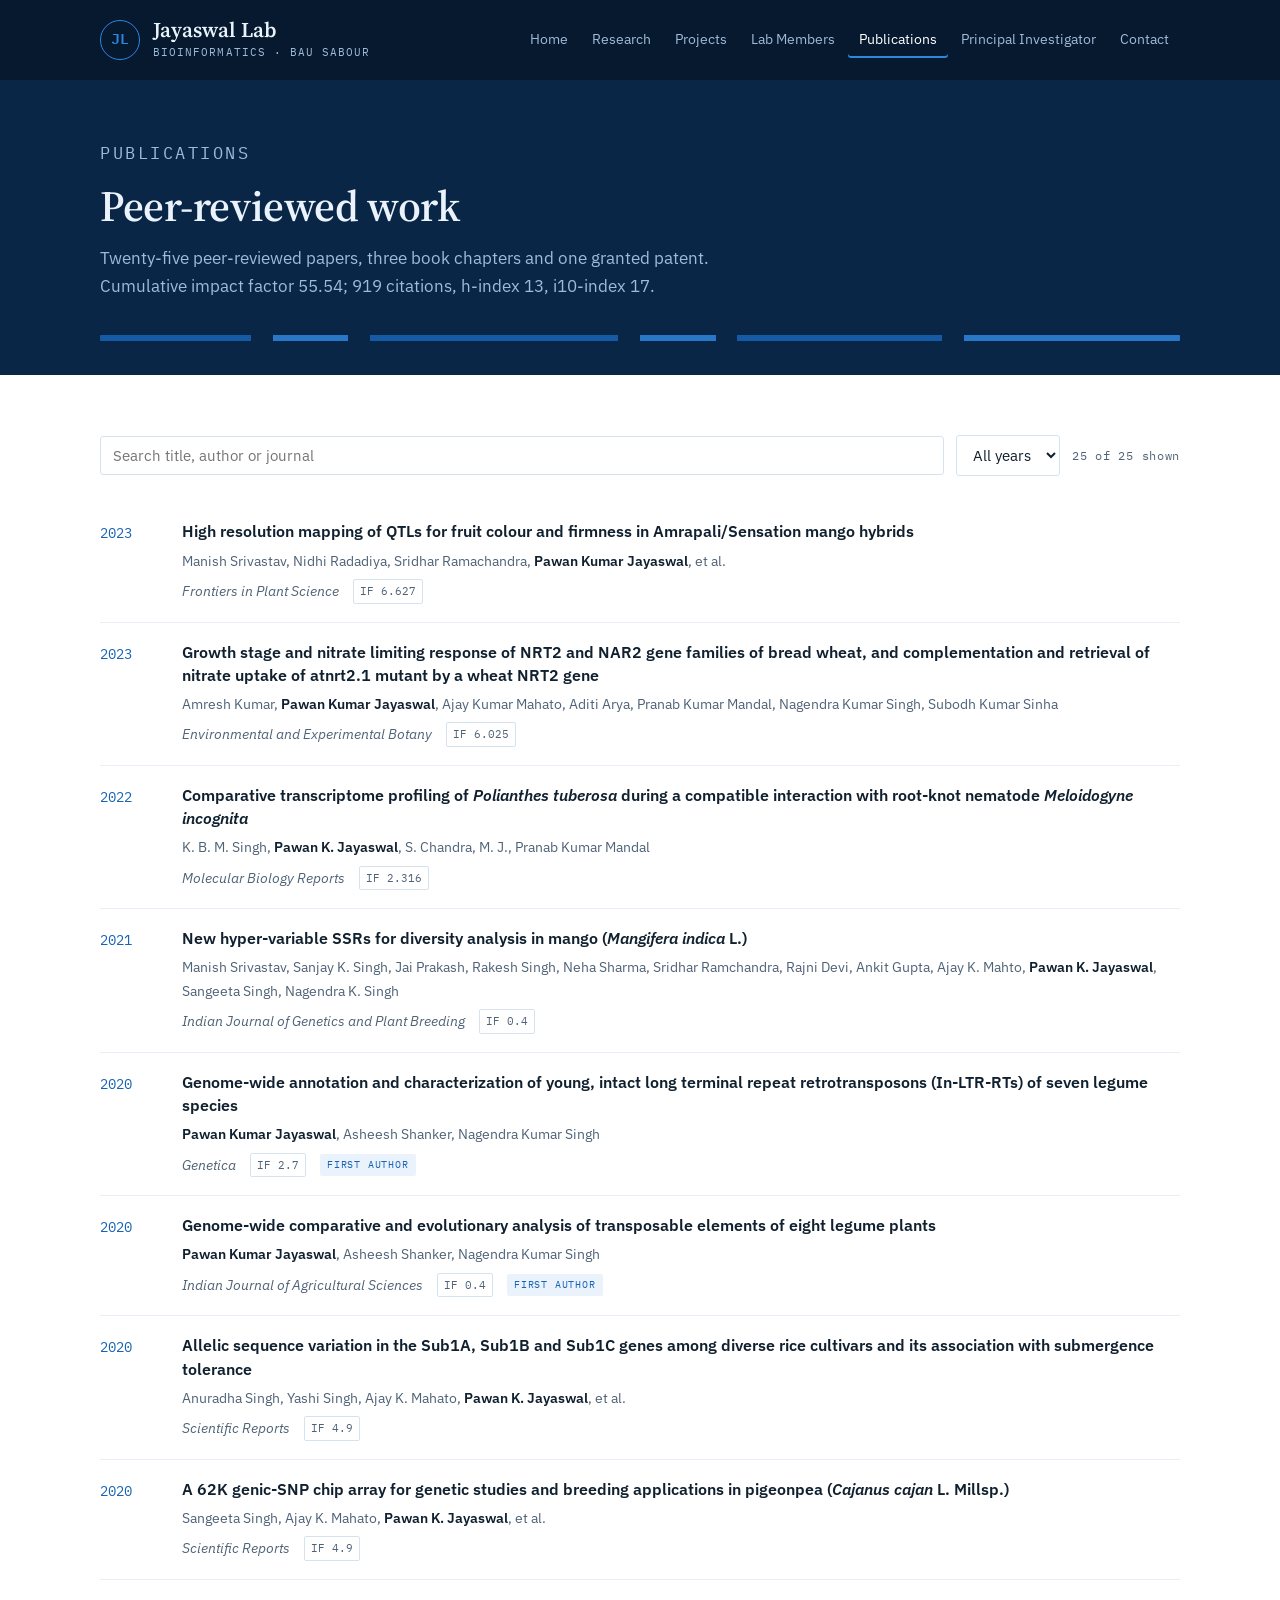
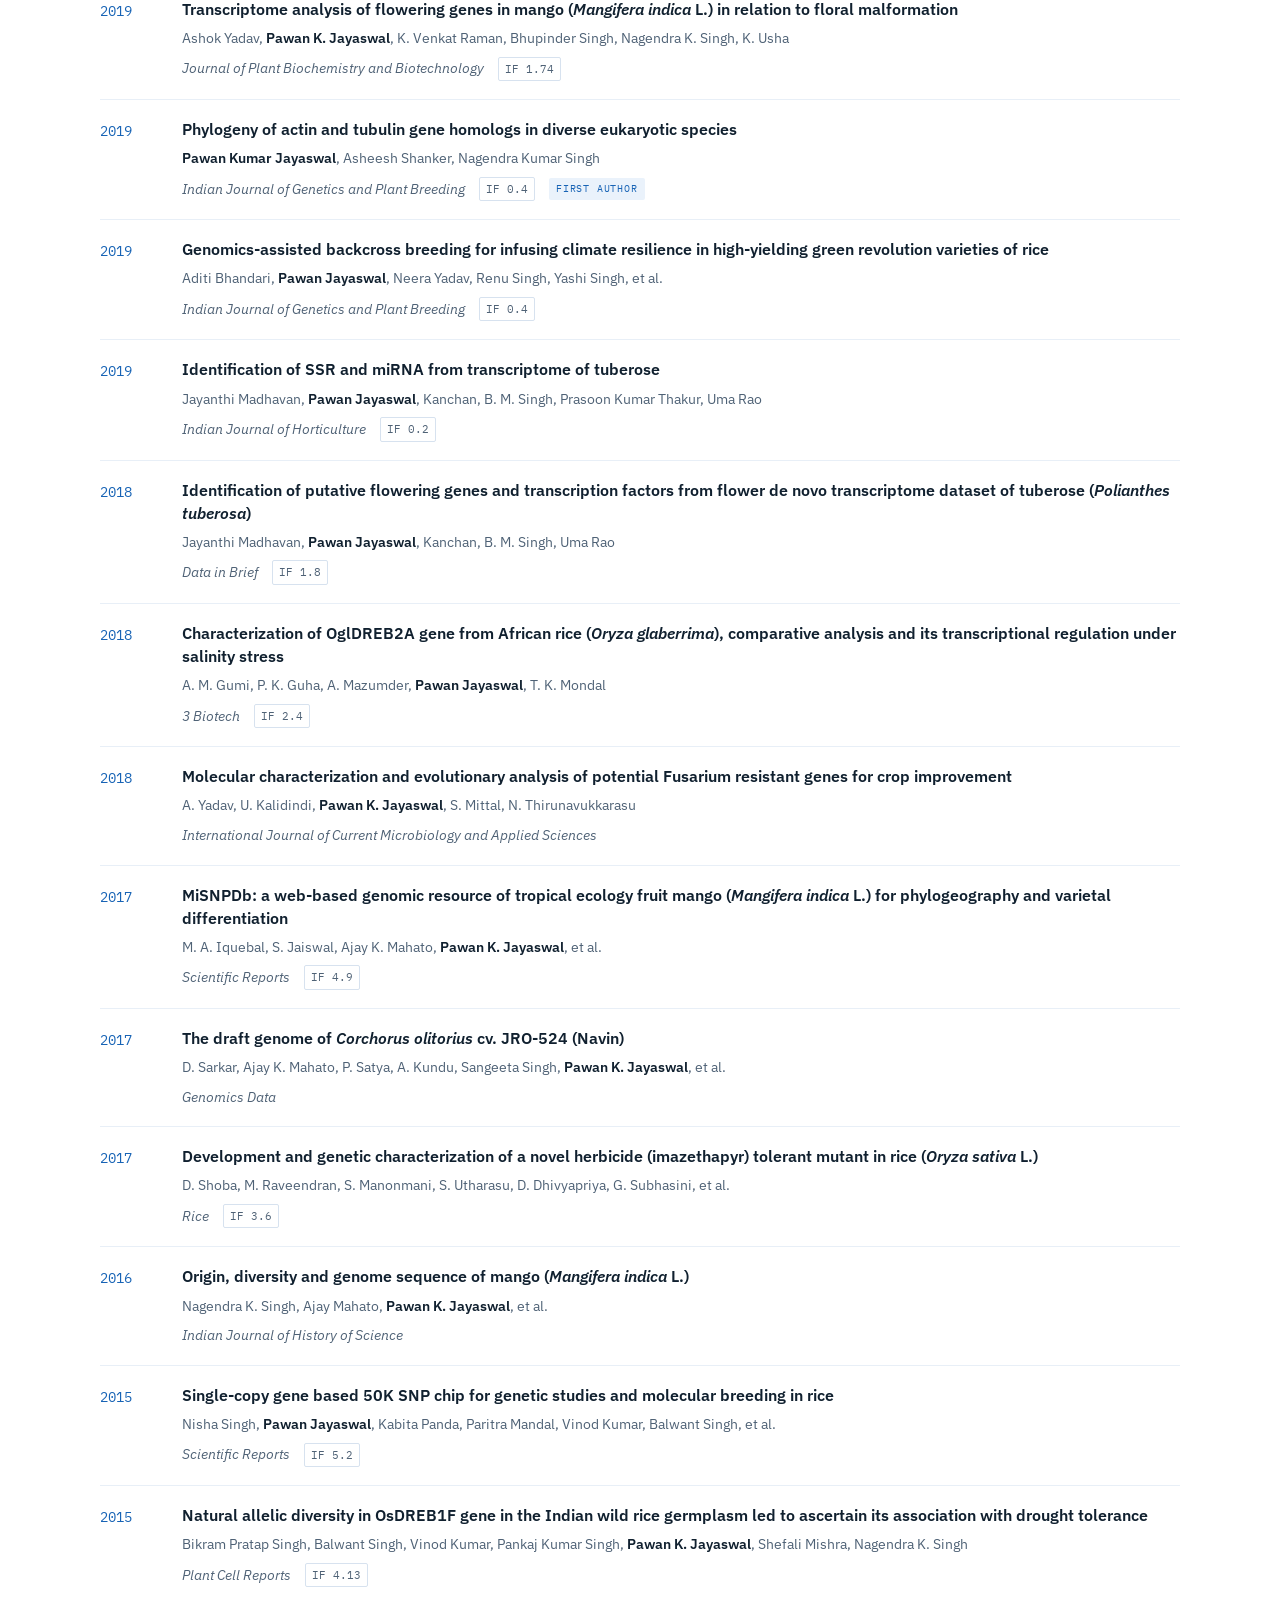
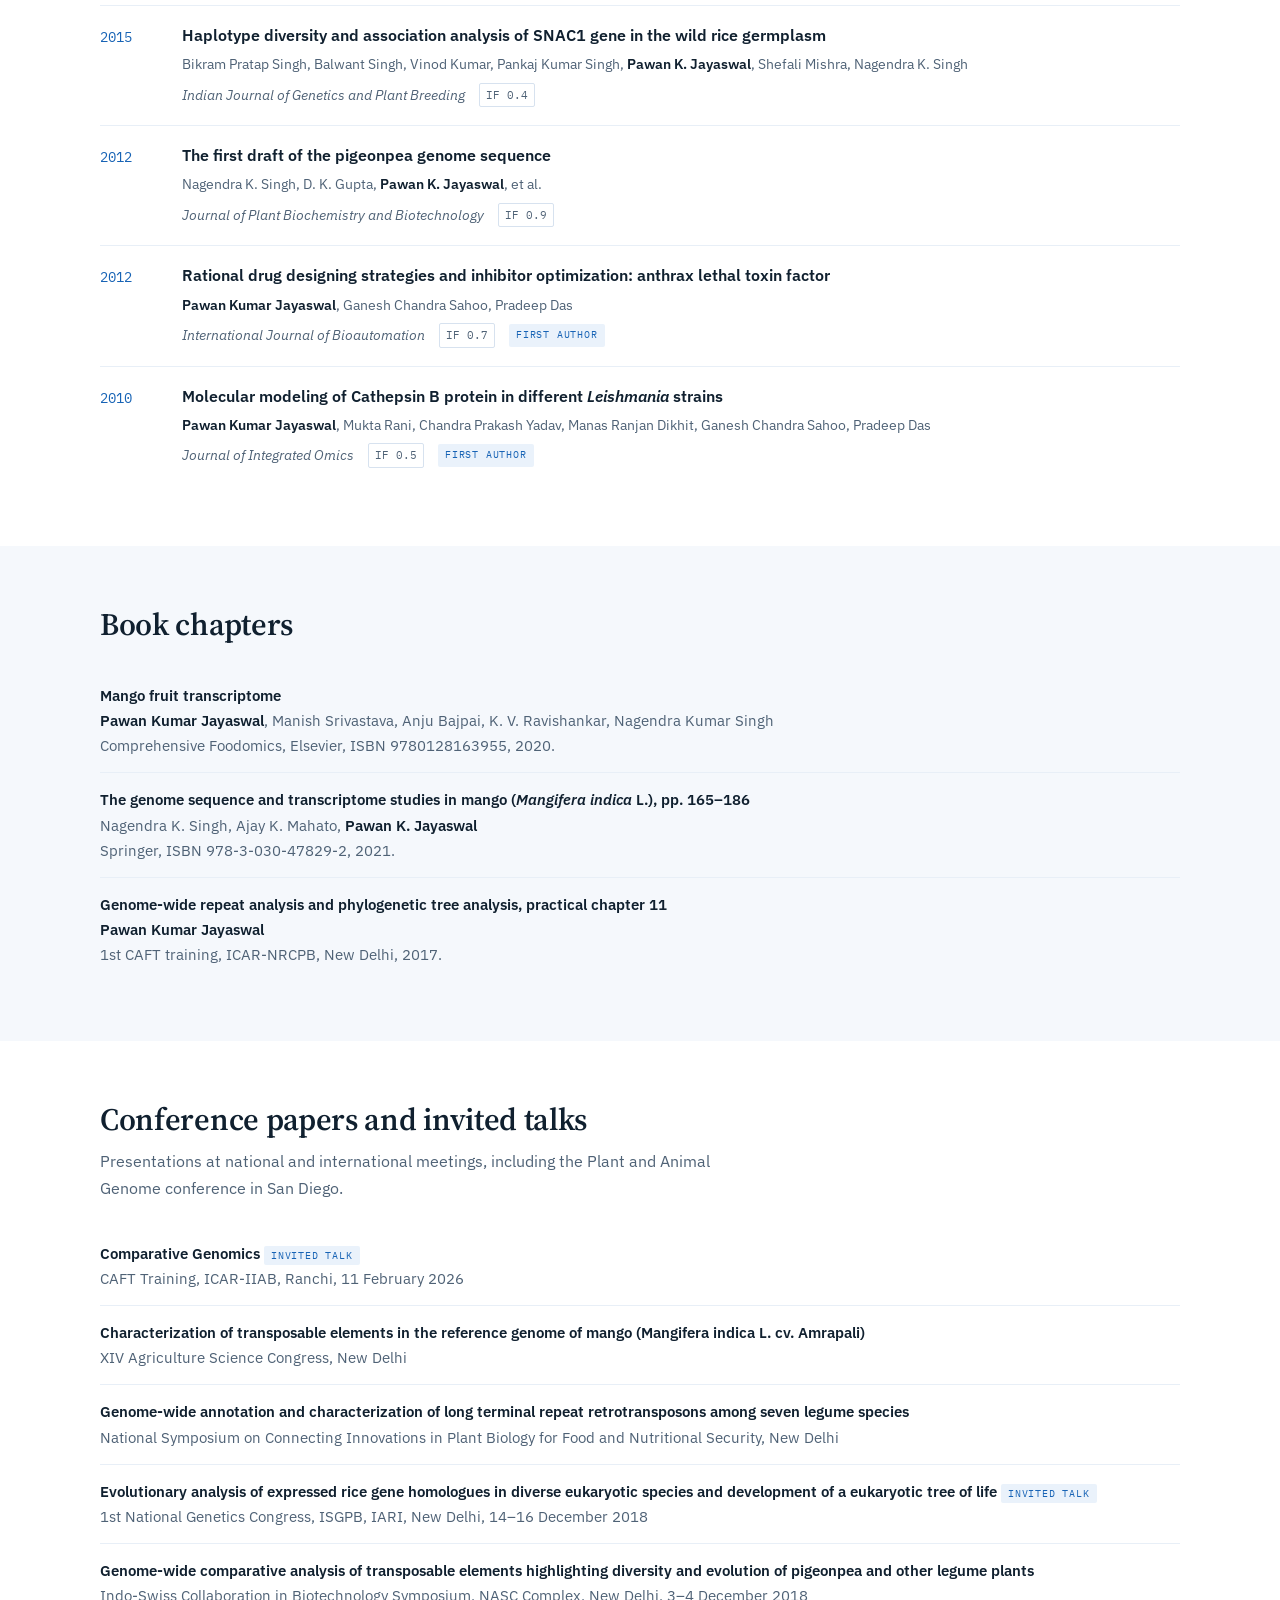
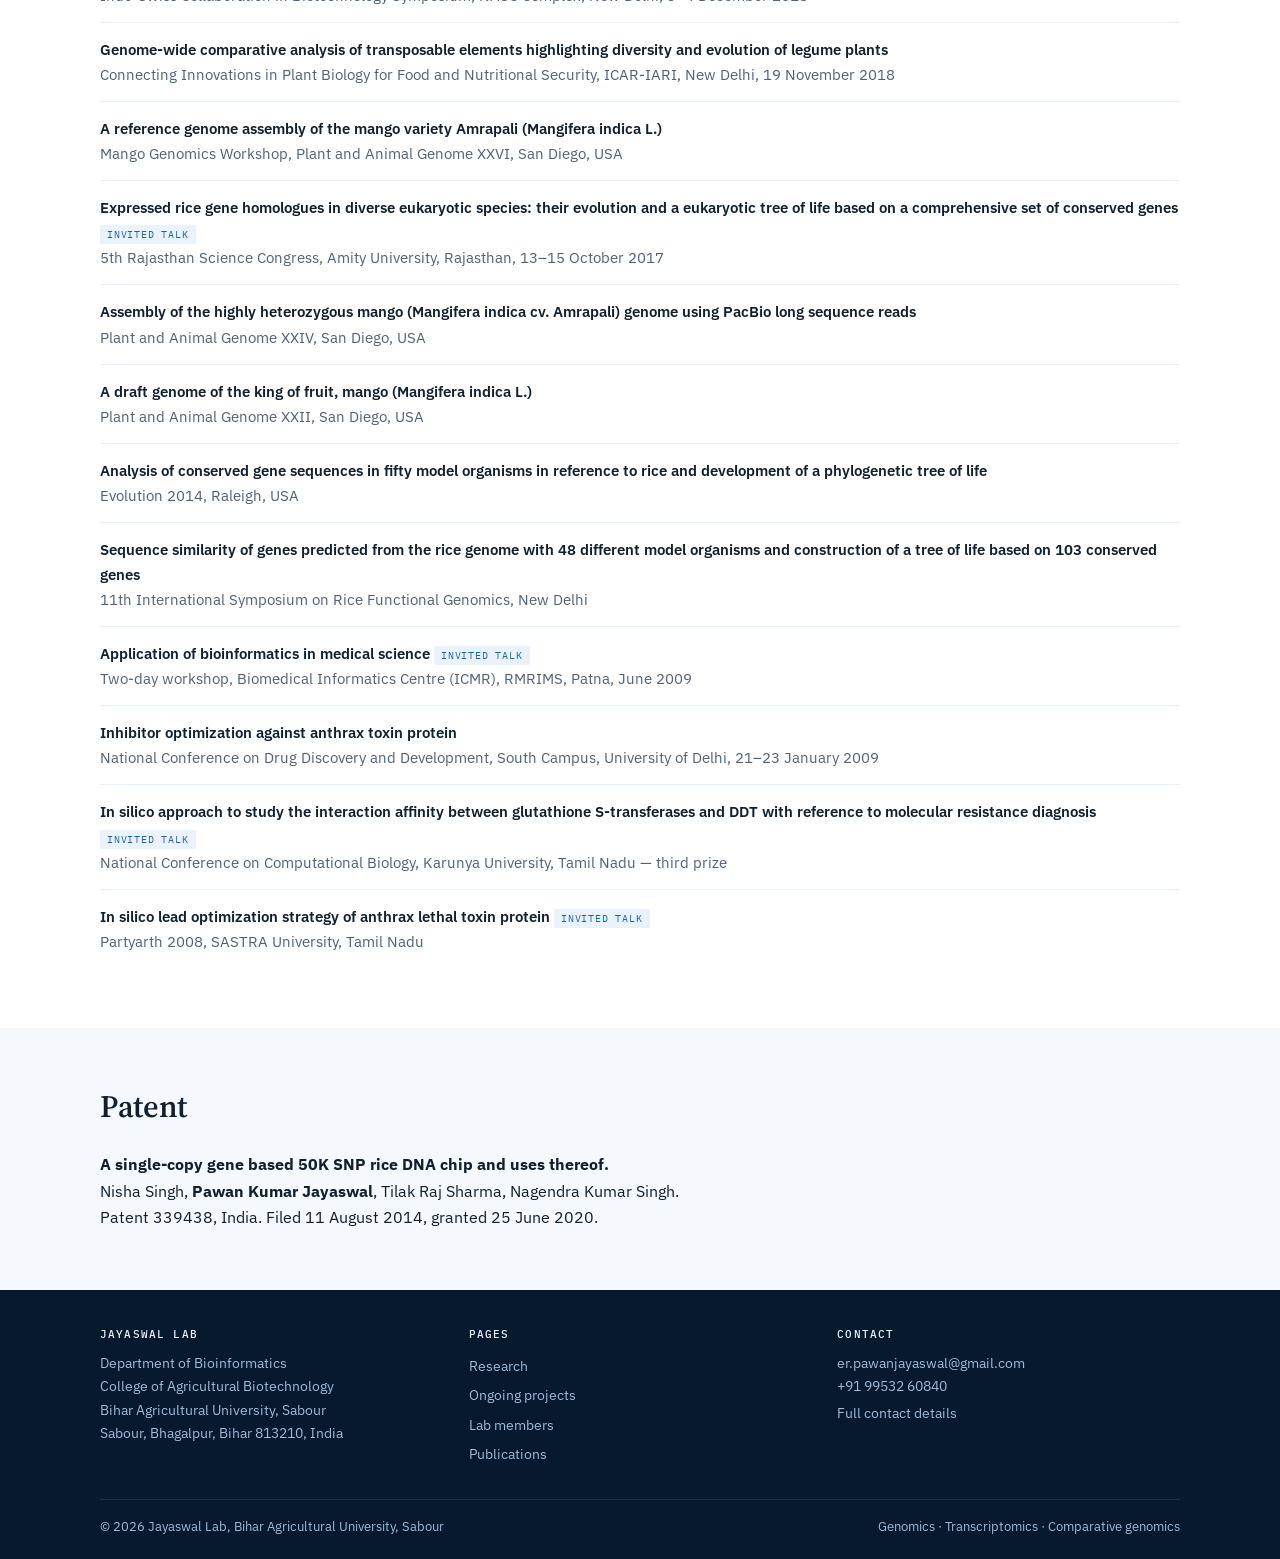
<file: publications.html>
<!doctype html>
<html lang="en">
<head>
<meta charset="utf-8">
<meta name="viewport" content="width=device-width, initial-scale=1, viewport-fit=cover">
<meta name="description" content="Peer-reviewed papers, book chapters, conference presentations and patents from the Jayaswal Lab.">
<title>Publications — Jayaswal Lab</title>
<link rel="preconnect" href="https://fonts.googleapis.com">
<link rel="preconnect" href="https://fonts.gstatic.com" crossorigin>
<link rel="stylesheet" href="https://fonts.googleapis.com/css2?family=IBM+Plex+Mono:wght@400;500&family=IBM+Plex+Sans:wght@400;500;600&family=Source+Serif+4:opsz,wght@8..60,400;8..60,600;8..60,700&display=swap">
<link rel="stylesheet" href="style.css">
</head>
<body>
<header class="masthead">
  <div class="wrap masthead__inner">
    <a class="brand" href="index.html">
      <span class="brand__mark" aria-hidden="true">JL</span>
      <span>
        <span class="brand__name">Jayaswal Lab</span>
        <span class="brand__sub">Bioinformatics &middot; BAU Sabour</span>
      </span>
    </a>
    <nav class="nav" aria-label="Main">
        <a href="index.html">Home</a>
        <a href="research.html">Research</a>
        <a href="projects.html">Projects</a>
        <a href="members.html">Lab Members</a>
        <a href="publications.html" aria-current="page">Publications</a>
        <a href="pi.html">Principal Investigator</a>
        <a href="contact.html">Contact</a>
    </nav>
  </div>
</header>
<section class="band band--navy">
  <div class="wrap phead">
    <p class="eyebrow">Publications</p>
    <h1>Peer-reviewed work</h1>
    <p>Twenty-five peer-reviewed papers, three book chapters and one granted patent. Cumulative
      impact factor 55.54; 919 citations, h-index 13, i10-index 17.</p>
    <div class="track" style="margin-top:34px"></div>
  </div>
</section>


<section class="band">
  <div class="wrap sec">
    <div class="pubtools">
      <input id="pubSearch" type="search" placeholder="Search title, author or journal"
             aria-label="Search publications">
      <select id="pubYear" aria-label="Filter by year">
        <option value="">All years</option>
        <option value="2023">2023</option>
<option value="2022">2022</option>
<option value="2021">2021</option>
<option value="2020">2020</option>
<option value="2019">2019</option>
<option value="2018">2018</option>
<option value="2017">2017</option>
<option value="2016">2016</option>
<option value="2015">2015</option>
<option value="2012">2012</option>
<option value="2010">2010</option>
      </select>
      <span class="pubcount" id="pubCount"></span>
    </div>
    <ul class="publist" id="pubList">
      <li class="pub" data-year="2023" data-text="high resolution mapping of qtls for fruit colour and firmness in amrapali/sensation mango hybrids manish srivastav, nidhi radadiya, sridhar ramachandra, pawan kumar jayaswal, et al. frontiers in plant science">
        <div class="pub__yr">2023</div>
        <div class="pub__main">
          <div class="pub__title">High resolution mapping of QTLs for fruit colour and firmness in Amrapali/Sensation mango hybrids</div>
          <div class="pub__authors">Manish Srivastav, Nidhi Radadiya, Sridhar Ramachandra, <b>Pawan Kumar Jayaswal</b>, et al.</div>
          <div class="pub__src"><span class="pub__jrnl">Frontiers in Plant Science</span><span class="pub__if">IF 6.627</span></div>
        </div>
      </li>
<li class="pub" data-year="2023" data-text="growth stage and nitrate limiting response of nrt2 and nar2 gene families of bread wheat, and complementation and retrieval of nitrate uptake of atnrt2.1 mutant by a wheat nrt2 gene amresh kumar, pawan kumar jayaswal, ajay kumar mahato, aditi arya, pranab kumar mandal, nagendra kumar singh, subodh kumar sinha environmental and experimental botany">
        <div class="pub__yr">2023</div>
        <div class="pub__main">
          <div class="pub__title">Growth stage and nitrate limiting response of NRT2 and NAR2 gene families of bread wheat, and complementation and retrieval of nitrate uptake of atnrt2.1 mutant by a wheat NRT2 gene</div>
          <div class="pub__authors">Amresh Kumar, <b>Pawan Kumar Jayaswal</b>, Ajay Kumar Mahato, Aditi Arya, Pranab Kumar Mandal, Nagendra Kumar Singh, Subodh Kumar Sinha</div>
          <div class="pub__src"><span class="pub__jrnl">Environmental and Experimental Botany</span><span class="pub__if">IF 6.025</span></div>
        </div>
      </li>
<li class="pub" data-year="2022" data-text="comparative transcriptome profiling of polianthes tuberosa during a compatible interaction with root-knot nematode meloidogyne incognita k. b. m. singh, pawan k. jayaswal, s. chandra, m. j., pranab kumar mandal molecular biology reports">
        <div class="pub__yr">2022</div>
        <div class="pub__main">
          <div class="pub__title">Comparative transcriptome profiling of <em>Polianthes tuberosa</em> during a compatible interaction with root-knot nematode <em>Meloidogyne incognita</em></div>
          <div class="pub__authors">K. B. M. Singh, <b>Pawan K. Jayaswal</b>, S. Chandra, M. J., Pranab Kumar Mandal</div>
          <div class="pub__src"><span class="pub__jrnl">Molecular Biology Reports</span><span class="pub__if">IF 2.316</span></div>
        </div>
      </li>
<li class="pub" data-year="2021" data-text="new hyper-variable ssrs for diversity analysis in mango (mangifera indica l.) manish srivastav, sanjay k. singh, jai prakash, rakesh singh, neha sharma, sridhar ramchandra, rajni devi, ankit gupta, ajay k. mahto, pawan k. jayaswal, sangeeta singh, nagendra k. singh indian journal of genetics and plant breeding">
        <div class="pub__yr">2021</div>
        <div class="pub__main">
          <div class="pub__title">New hyper-variable SSRs for diversity analysis in mango (<em>Mangifera indica</em> L.)</div>
          <div class="pub__authors">Manish Srivastav, Sanjay K. Singh, Jai Prakash, Rakesh Singh, Neha Sharma, Sridhar Ramchandra, Rajni Devi, Ankit Gupta, Ajay K. Mahto, <b>Pawan K. Jayaswal</b>, Sangeeta Singh, Nagendra K. Singh</div>
          <div class="pub__src"><span class="pub__jrnl">Indian Journal of Genetics and Plant Breeding</span><span class="pub__if">IF 0.4</span></div>
        </div>
      </li>
<li class="pub" data-year="2020" data-text="genome-wide annotation and characterization of young, intact long terminal repeat retrotransposons (in-ltr-rts) of seven legume species pawan kumar jayaswal, asheesh shanker, nagendra kumar singh genetica">
        <div class="pub__yr">2020</div>
        <div class="pub__main">
          <div class="pub__title">Genome-wide annotation and characterization of young, intact long terminal repeat retrotransposons (In-LTR-RTs) of seven legume species</div>
          <div class="pub__authors"><b>Pawan Kumar Jayaswal</b>, Asheesh Shanker, Nagendra Kumar Singh</div>
          <div class="pub__src"><span class="pub__jrnl">Genetica</span><span class="pub__if">IF 2.7</span><span class="pub__first">First author</span></div>
        </div>
      </li>
<li class="pub" data-year="2020" data-text="genome-wide comparative and evolutionary analysis of transposable elements of eight legume plants pawan kumar jayaswal, asheesh shanker, nagendra kumar singh indian journal of agricultural sciences">
        <div class="pub__yr">2020</div>
        <div class="pub__main">
          <div class="pub__title">Genome-wide comparative and evolutionary analysis of transposable elements of eight legume plants</div>
          <div class="pub__authors"><b>Pawan Kumar Jayaswal</b>, Asheesh Shanker, Nagendra Kumar Singh</div>
          <div class="pub__src"><span class="pub__jrnl">Indian Journal of Agricultural Sciences</span><span class="pub__if">IF 0.4</span><span class="pub__first">First author</span></div>
        </div>
      </li>
<li class="pub" data-year="2020" data-text="allelic sequence variation in the sub1a, sub1b and sub1c genes among diverse rice cultivars and its association with submergence tolerance anuradha singh, yashi singh, ajay k. mahato, pawan k. jayaswal, et al. scientific reports">
        <div class="pub__yr">2020</div>
        <div class="pub__main">
          <div class="pub__title">Allelic sequence variation in the Sub1A, Sub1B and Sub1C genes among diverse rice cultivars and its association with submergence tolerance</div>
          <div class="pub__authors">Anuradha Singh, Yashi Singh, Ajay K. Mahato, <b>Pawan K. Jayaswal</b>, et al.</div>
          <div class="pub__src"><span class="pub__jrnl">Scientific Reports</span><span class="pub__if">IF 4.9</span></div>
        </div>
      </li>
<li class="pub" data-year="2020" data-text="a 62k genic-snp chip array for genetic studies and breeding applications in pigeonpea (cajanus cajan l. millsp.) sangeeta singh, ajay k. mahato, pawan k. jayaswal, et al. scientific reports">
        <div class="pub__yr">2020</div>
        <div class="pub__main">
          <div class="pub__title">A 62K genic-SNP chip array for genetic studies and breeding applications in pigeonpea (<em>Cajanus cajan</em> L. Millsp.)</div>
          <div class="pub__authors">Sangeeta Singh, Ajay K. Mahato, <b>Pawan K. Jayaswal</b>, et al.</div>
          <div class="pub__src"><span class="pub__jrnl">Scientific Reports</span><span class="pub__if">IF 4.9</span></div>
        </div>
      </li>
<li class="pub" data-year="2019" data-text="transcriptome analysis of flowering genes in mango (mangifera indica l.) in relation to floral malformation ashok yadav, pawan k. jayaswal, k. venkat raman, bhupinder singh, nagendra k. singh, k. usha journal of plant biochemistry and biotechnology">
        <div class="pub__yr">2019</div>
        <div class="pub__main">
          <div class="pub__title">Transcriptome analysis of flowering genes in mango (<em>Mangifera indica</em> L.) in relation to floral malformation</div>
          <div class="pub__authors">Ashok Yadav, <b>Pawan K. Jayaswal</b>, K. Venkat Raman, Bhupinder Singh, Nagendra K. Singh, K. Usha</div>
          <div class="pub__src"><span class="pub__jrnl">Journal of Plant Biochemistry and Biotechnology</span><span class="pub__if">IF 1.74</span></div>
        </div>
      </li>
<li class="pub" data-year="2019" data-text="phylogeny of actin and tubulin gene homologs in diverse eukaryotic species pawan kumar jayaswal, asheesh shanker, nagendra kumar singh indian journal of genetics and plant breeding">
        <div class="pub__yr">2019</div>
        <div class="pub__main">
          <div class="pub__title">Phylogeny of actin and tubulin gene homologs in diverse eukaryotic species</div>
          <div class="pub__authors"><b>Pawan Kumar Jayaswal</b>, Asheesh Shanker, Nagendra Kumar Singh</div>
          <div class="pub__src"><span class="pub__jrnl">Indian Journal of Genetics and Plant Breeding</span><span class="pub__if">IF 0.4</span><span class="pub__first">First author</span></div>
        </div>
      </li>
<li class="pub" data-year="2019" data-text="genomics-assisted backcross breeding for infusing climate resilience in high-yielding green revolution varieties of rice aditi bhandari, pawan jayaswal, neera yadav, renu singh, yashi singh, et al. indian journal of genetics and plant breeding">
        <div class="pub__yr">2019</div>
        <div class="pub__main">
          <div class="pub__title">Genomics-assisted backcross breeding for infusing climate resilience in high-yielding green revolution varieties of rice</div>
          <div class="pub__authors">Aditi Bhandari, <b>Pawan Jayaswal</b>, Neera Yadav, Renu Singh, Yashi Singh, et al.</div>
          <div class="pub__src"><span class="pub__jrnl">Indian Journal of Genetics and Plant Breeding</span><span class="pub__if">IF 0.4</span></div>
        </div>
      </li>
<li class="pub" data-year="2019" data-text="identification of ssr and mirna from transcriptome of tuberose jayanthi madhavan, pawan jayaswal, kanchan, b. m. singh, prasoon kumar thakur, uma rao indian journal of horticulture">
        <div class="pub__yr">2019</div>
        <div class="pub__main">
          <div class="pub__title">Identification of SSR and miRNA from transcriptome of tuberose</div>
          <div class="pub__authors">Jayanthi Madhavan, <b>Pawan Jayaswal</b>, Kanchan, B. M. Singh, Prasoon Kumar Thakur, Uma Rao</div>
          <div class="pub__src"><span class="pub__jrnl">Indian Journal of Horticulture</span><span class="pub__if">IF 0.2</span></div>
        </div>
      </li>
<li class="pub" data-year="2018" data-text="identification of putative flowering genes and transcription factors from flower de novo transcriptome dataset of tuberose (polianthes tuberosa) jayanthi madhavan, pawan jayaswal, kanchan, b. m. singh, uma rao data in brief">
        <div class="pub__yr">2018</div>
        <div class="pub__main">
          <div class="pub__title">Identification of putative flowering genes and transcription factors from flower de novo transcriptome dataset of tuberose (<em>Polianthes tuberosa</em>)</div>
          <div class="pub__authors">Jayanthi Madhavan, <b>Pawan Jayaswal</b>, Kanchan, B. M. Singh, Uma Rao</div>
          <div class="pub__src"><span class="pub__jrnl">Data in Brief</span><span class="pub__if">IF 1.8</span></div>
        </div>
      </li>
<li class="pub" data-year="2018" data-text="characterization of ogldreb2a gene from african rice (oryza glaberrima), comparative analysis and its transcriptional regulation under salinity stress a. m. gumi, p. k. guha, a. mazumder, pawan jayaswal, t. k. mondal 3 biotech">
        <div class="pub__yr">2018</div>
        <div class="pub__main">
          <div class="pub__title">Characterization of OglDREB2A gene from African rice (<em>Oryza glaberrima</em>), comparative analysis and its transcriptional regulation under salinity stress</div>
          <div class="pub__authors">A. M. Gumi, P. K. Guha, A. Mazumder, <b>Pawan Jayaswal</b>, T. K. Mondal</div>
          <div class="pub__src"><span class="pub__jrnl">3 Biotech</span><span class="pub__if">IF 2.4</span></div>
        </div>
      </li>
<li class="pub" data-year="2018" data-text="molecular characterization and evolutionary analysis of potential fusarium resistant genes for crop improvement a. yadav, u. kalidindi, pawan k. jayaswal, s. mittal, n. thirunavukkarasu international journal of current microbiology and applied sciences">
        <div class="pub__yr">2018</div>
        <div class="pub__main">
          <div class="pub__title">Molecular characterization and evolutionary analysis of potential Fusarium resistant genes for crop improvement</div>
          <div class="pub__authors">A. Yadav, U. Kalidindi, <b>Pawan K. Jayaswal</b>, S. Mittal, N. Thirunavukkarasu</div>
          <div class="pub__src"><span class="pub__jrnl">International Journal of Current Microbiology and Applied Sciences</span></div>
        </div>
      </li>
<li class="pub" data-year="2017" data-text="misnpdb: a web-based genomic resource of tropical ecology fruit mango (mangifera indica l.) for phylogeography and varietal differentiation m. a. iquebal, s. jaiswal, ajay k. mahato, pawan k. jayaswal, et al. scientific reports">
        <div class="pub__yr">2017</div>
        <div class="pub__main">
          <div class="pub__title">MiSNPDb: a web-based genomic resource of tropical ecology fruit mango (<em>Mangifera indica</em> L.) for phylogeography and varietal differentiation</div>
          <div class="pub__authors">M. A. Iquebal, S. Jaiswal, Ajay K. Mahato, <b>Pawan K. Jayaswal</b>, et al.</div>
          <div class="pub__src"><span class="pub__jrnl">Scientific Reports</span><span class="pub__if">IF 4.9</span></div>
        </div>
      </li>
<li class="pub" data-year="2017" data-text="the draft genome of corchorus olitorius cv. jro-524 (navin) d. sarkar, ajay k. mahato, p. satya, a. kundu, sangeeta singh, pawan k. jayaswal, et al. genomics data">
        <div class="pub__yr">2017</div>
        <div class="pub__main">
          <div class="pub__title">The draft genome of <em>Corchorus olitorius</em> cv. JRO-524 (Navin)</div>
          <div class="pub__authors">D. Sarkar, Ajay K. Mahato, P. Satya, A. Kundu, Sangeeta Singh, <b>Pawan K. Jayaswal</b>, et al.</div>
          <div class="pub__src"><span class="pub__jrnl">Genomics Data</span></div>
        </div>
      </li>
<li class="pub" data-year="2017" data-text="development and genetic characterization of a novel herbicide (imazethapyr) tolerant mutant in rice (oryza sativa l.) d. shoba, m. raveendran, s. manonmani, s. utharasu, d. dhivyapriya, g. subhasini, et al. rice">
        <div class="pub__yr">2017</div>
        <div class="pub__main">
          <div class="pub__title">Development and genetic characterization of a novel herbicide (imazethapyr) tolerant mutant in rice (<em>Oryza sativa</em> L.)</div>
          <div class="pub__authors">D. Shoba, M. Raveendran, S. Manonmani, S. Utharasu, D. Dhivyapriya, G. Subhasini, et al.</div>
          <div class="pub__src"><span class="pub__jrnl">Rice</span><span class="pub__if">IF 3.6</span></div>
        </div>
      </li>
<li class="pub" data-year="2016" data-text="origin, diversity and genome sequence of mango (mangifera indica l.) nagendra k. singh, ajay mahato, pawan k. jayaswal, et al. indian journal of history of science">
        <div class="pub__yr">2016</div>
        <div class="pub__main">
          <div class="pub__title">Origin, diversity and genome sequence of mango (<em>Mangifera indica</em> L.)</div>
          <div class="pub__authors">Nagendra K. Singh, Ajay Mahato, <b>Pawan K. Jayaswal</b>, et al.</div>
          <div class="pub__src"><span class="pub__jrnl">Indian Journal of History of Science</span></div>
        </div>
      </li>
<li class="pub" data-year="2015" data-text="single-copy gene based 50k snp chip for genetic studies and molecular breeding in rice nisha singh, pawan jayaswal, kabita panda, paritra mandal, vinod kumar, balwant singh, et al. scientific reports">
        <div class="pub__yr">2015</div>
        <div class="pub__main">
          <div class="pub__title">Single-copy gene based 50K SNP chip for genetic studies and molecular breeding in rice</div>
          <div class="pub__authors">Nisha Singh, <b>Pawan Jayaswal</b>, Kabita Panda, Paritra Mandal, Vinod Kumar, Balwant Singh, et al.</div>
          <div class="pub__src"><span class="pub__jrnl">Scientific Reports</span><span class="pub__if">IF 5.2</span></div>
        </div>
      </li>
<li class="pub" data-year="2015" data-text="natural allelic diversity in osdreb1f gene in the indian wild rice germplasm led to ascertain its association with drought tolerance bikram pratap singh, balwant singh, vinod kumar, pankaj kumar singh, pawan k. jayaswal, shefali mishra, nagendra k. singh plant cell reports">
        <div class="pub__yr">2015</div>
        <div class="pub__main">
          <div class="pub__title">Natural allelic diversity in OsDREB1F gene in the Indian wild rice germplasm led to ascertain its association with drought tolerance</div>
          <div class="pub__authors">Bikram Pratap Singh, Balwant Singh, Vinod Kumar, Pankaj Kumar Singh, <b>Pawan K. Jayaswal</b>, Shefali Mishra, Nagendra K. Singh</div>
          <div class="pub__src"><span class="pub__jrnl">Plant Cell Reports</span><span class="pub__if">IF 4.13</span></div>
        </div>
      </li>
<li class="pub" data-year="2015" data-text="haplotype diversity and association analysis of snac1 gene in the wild rice germplasm bikram pratap singh, balwant singh, vinod kumar, pankaj kumar singh, pawan k. jayaswal, shefali mishra, nagendra k. singh indian journal of genetics and plant breeding">
        <div class="pub__yr">2015</div>
        <div class="pub__main">
          <div class="pub__title">Haplotype diversity and association analysis of SNAC1 gene in the wild rice germplasm</div>
          <div class="pub__authors">Bikram Pratap Singh, Balwant Singh, Vinod Kumar, Pankaj Kumar Singh, <b>Pawan K. Jayaswal</b>, Shefali Mishra, Nagendra K. Singh</div>
          <div class="pub__src"><span class="pub__jrnl">Indian Journal of Genetics and Plant Breeding</span><span class="pub__if">IF 0.4</span></div>
        </div>
      </li>
<li class="pub" data-year="2012" data-text="the first draft of the pigeonpea genome sequence nagendra k. singh, d. k. gupta, pawan k. jayaswal, et al. journal of plant biochemistry and biotechnology">
        <div class="pub__yr">2012</div>
        <div class="pub__main">
          <div class="pub__title">The first draft of the pigeonpea genome sequence</div>
          <div class="pub__authors">Nagendra K. Singh, D. K. Gupta, <b>Pawan K. Jayaswal</b>, et al.</div>
          <div class="pub__src"><span class="pub__jrnl">Journal of Plant Biochemistry and Biotechnology</span><span class="pub__if">IF 0.9</span></div>
        </div>
      </li>
<li class="pub" data-year="2012" data-text="rational drug designing strategies and inhibitor optimization: anthrax lethal toxin factor pawan kumar jayaswal, ganesh chandra sahoo, pradeep das international journal of bioautomation">
        <div class="pub__yr">2012</div>
        <div class="pub__main">
          <div class="pub__title">Rational drug designing strategies and inhibitor optimization: anthrax lethal toxin factor</div>
          <div class="pub__authors"><b>Pawan Kumar Jayaswal</b>, Ganesh Chandra Sahoo, Pradeep Das</div>
          <div class="pub__src"><span class="pub__jrnl">International Journal of Bioautomation</span><span class="pub__if">IF 0.7</span><span class="pub__first">First author</span></div>
        </div>
      </li>
<li class="pub" data-year="2010" data-text="molecular modeling of cathepsin b protein in different leishmania strains pawan kumar jayaswal, mukta rani, chandra prakash yadav, manas ranjan dikhit, ganesh chandra sahoo, pradeep das journal of integrated omics">
        <div class="pub__yr">2010</div>
        <div class="pub__main">
          <div class="pub__title">Molecular modeling of Cathepsin B protein in different <em>Leishmania</em> strains</div>
          <div class="pub__authors"><b>Pawan Kumar Jayaswal</b>, Mukta Rani, Chandra Prakash Yadav, Manas Ranjan Dikhit, Ganesh Chandra Sahoo, Pradeep Das</div>
          <div class="pub__src"><span class="pub__jrnl">Journal of Integrated Omics</span><span class="pub__if">IF 0.5</span><span class="pub__first">First author</span></div>
        </div>
      </li>
    </ul>
  </div>
</section>

<section class="band band--alt">
  <div class="wrap sec">
    <div class="shead"><h2>Book chapters</h2></div>
    <ul class="reflist"><li><b>Mango fruit transcriptome</b><br><b>Pawan Kumar Jayaswal</b>, Manish Srivastava, Anju Bajpai, K. V. Ravishankar, Nagendra Kumar Singh<br>Comprehensive Foodomics, Elsevier, ISBN 9780128163955, 2020.</li>
<li><b>The genome sequence and transcriptome studies in mango (<em>Mangifera indica</em> L.), pp. 165–186</b><br>Nagendra K. Singh, Ajay K. Mahato, <b>Pawan K. Jayaswal</b><br>Springer, ISBN 978-3-030-47829-2, 2021.</li>
<li><b>Genome-wide repeat analysis and phylogenetic tree analysis, practical chapter 11</b><br><b>Pawan Kumar Jayaswal</b><br>1st CAFT training, ICAR-NRCPB, New Delhi, 2017.</li></ul>
  </div>
</section>

<section class="band">
  <div class="wrap sec">
    <div class="shead">
      <h2>Conference papers and invited talks</h2>
      <p>Presentations at national and international meetings, including the Plant and Animal
        Genome conference in San Diego.</p>
    </div>
    <ul class="reflist"><li><b>Comparative Genomics</b> <span class='pub__first'>Invited talk</span><br>CAFT Training, ICAR-IIAB, Ranchi, 11 February 2026</li>
<li><b>Characterization of transposable elements in the reference genome of mango (Mangifera indica L. cv. Amrapali)</b><br>XIV Agriculture Science Congress, New Delhi</li>
<li><b>Genome-wide annotation and characterization of long terminal repeat retrotransposons among seven legume species</b><br>National Symposium on Connecting Innovations in Plant Biology for Food and Nutritional Security, New Delhi</li>
<li><b>Evolutionary analysis of expressed rice gene homologues in diverse eukaryotic species and development of a eukaryotic tree of life</b> <span class='pub__first'>Invited talk</span><br>1st National Genetics Congress, ISGPB, IARI, New Delhi, 14–16 December 2018</li>
<li><b>Genome-wide comparative analysis of transposable elements highlighting diversity and evolution of pigeonpea and other legume plants</b><br>Indo-Swiss Collaboration in Biotechnology Symposium, NASC Complex, New Delhi, 3–4 December 2018</li>
<li><b>Genome-wide comparative analysis of transposable elements highlighting diversity and evolution of legume plants</b><br>Connecting Innovations in Plant Biology for Food and Nutritional Security, ICAR-IARI, New Delhi, 19 November 2018</li>
<li><b>A reference genome assembly of the mango variety Amrapali (Mangifera indica L.)</b><br>Mango Genomics Workshop, Plant and Animal Genome XXVI, San Diego, USA</li>
<li><b>Expressed rice gene homologues in diverse eukaryotic species: their evolution and a eukaryotic tree of life based on a comprehensive set of conserved genes</b> <span class='pub__first'>Invited talk</span><br>5th Rajasthan Science Congress, Amity University, Rajasthan, 13–15 October 2017</li>
<li><b>Assembly of the highly heterozygous mango (Mangifera indica cv. Amrapali) genome using PacBio long sequence reads</b><br>Plant and Animal Genome XXIV, San Diego, USA</li>
<li><b>A draft genome of the king of fruit, mango (Mangifera indica L.)</b><br>Plant and Animal Genome XXII, San Diego, USA</li>
<li><b>Analysis of conserved gene sequences in fifty model organisms in reference to rice and development of a phylogenetic tree of life</b><br>Evolution 2014, Raleigh, USA</li>
<li><b>Sequence similarity of genes predicted from the rice genome with 48 different model organisms and construction of a tree of life based on 103 conserved genes</b><br>11th International Symposium on Rice Functional Genomics, New Delhi</li>
<li><b>Application of bioinformatics in medical science</b> <span class='pub__first'>Invited talk</span><br>Two-day workshop, Biomedical Informatics Centre (ICMR), RMRIMS, Patna, June 2009</li>
<li><b>Inhibitor optimization against anthrax toxin protein</b><br>National Conference on Drug Discovery and Development, South Campus, University of Delhi, 21–23 January 2009</li>
<li><b>In silico approach to study the interaction affinity between glutathione S-transferases and DDT with reference to molecular resistance diagnosis</b> <span class='pub__first'>Invited talk</span><br>National Conference on Computational Biology, Karunya University, Tamil Nadu — third prize</li>
<li><b>In silico lead optimization strategy of anthrax lethal toxin protein</b> <span class='pub__first'>Invited talk</span><br>Partyarth 2008, SASTRA University, Tamil Nadu</li></ul>
  </div>
</section>

<section class="band band--alt">
  <div class="wrap sec">
    <div class="shead"><h2>Patent</h2></div>
    <div class="prose">
      <p><b>A single-copy gene based 50K SNP rice DNA chip and uses thereof.</b><br>
      Nisha Singh, <b>Pawan Kumar Jayaswal</b>, Tilak Raj Sharma, Nagendra Kumar Singh.<br>
      Patent 339438, India. Filed 11 August 2014, granted 25 June 2020.</p>
    </div>
  </div>
</section>
<footer class="foot">
  <div class="wrap">
    <div class="foot__inner">
      <div>
        <h4>Jayaswal Lab</h4>
        <p>Department of Bioinformatics<br>College of Agricultural Biotechnology<br>Bihar Agricultural University, Sabour<br>Sabour, Bhagalpur, Bihar 813210, India</p>
      </div>
      <div>
        <h4>Pages</h4>
        <a href="research.html">Research</a>
        <a href="projects.html">Ongoing projects</a>
        <a href="members.html">Lab members</a>
        <a href="publications.html">Publications</a>
      </div>
      <div>
        <h4>Contact</h4>
        <p>er.pawanjayaswal@gmail.com<br>+91 99532 60840</p>
        <a href="contact.html">Full contact details</a>
      </div>
    </div>
    <div class="wrap foot__bar" style="padding-left:0;padding-right:0">
      <span>&copy; 2026 Jayaswal Lab, Bihar Agricultural University, Sabour</span>
      <span>Genomics &middot; Transcriptomics &middot; Comparative genomics</span>
    </div>
  </div>
</footer>
<script src="main.js"></script>
</body>
</html>
</file>
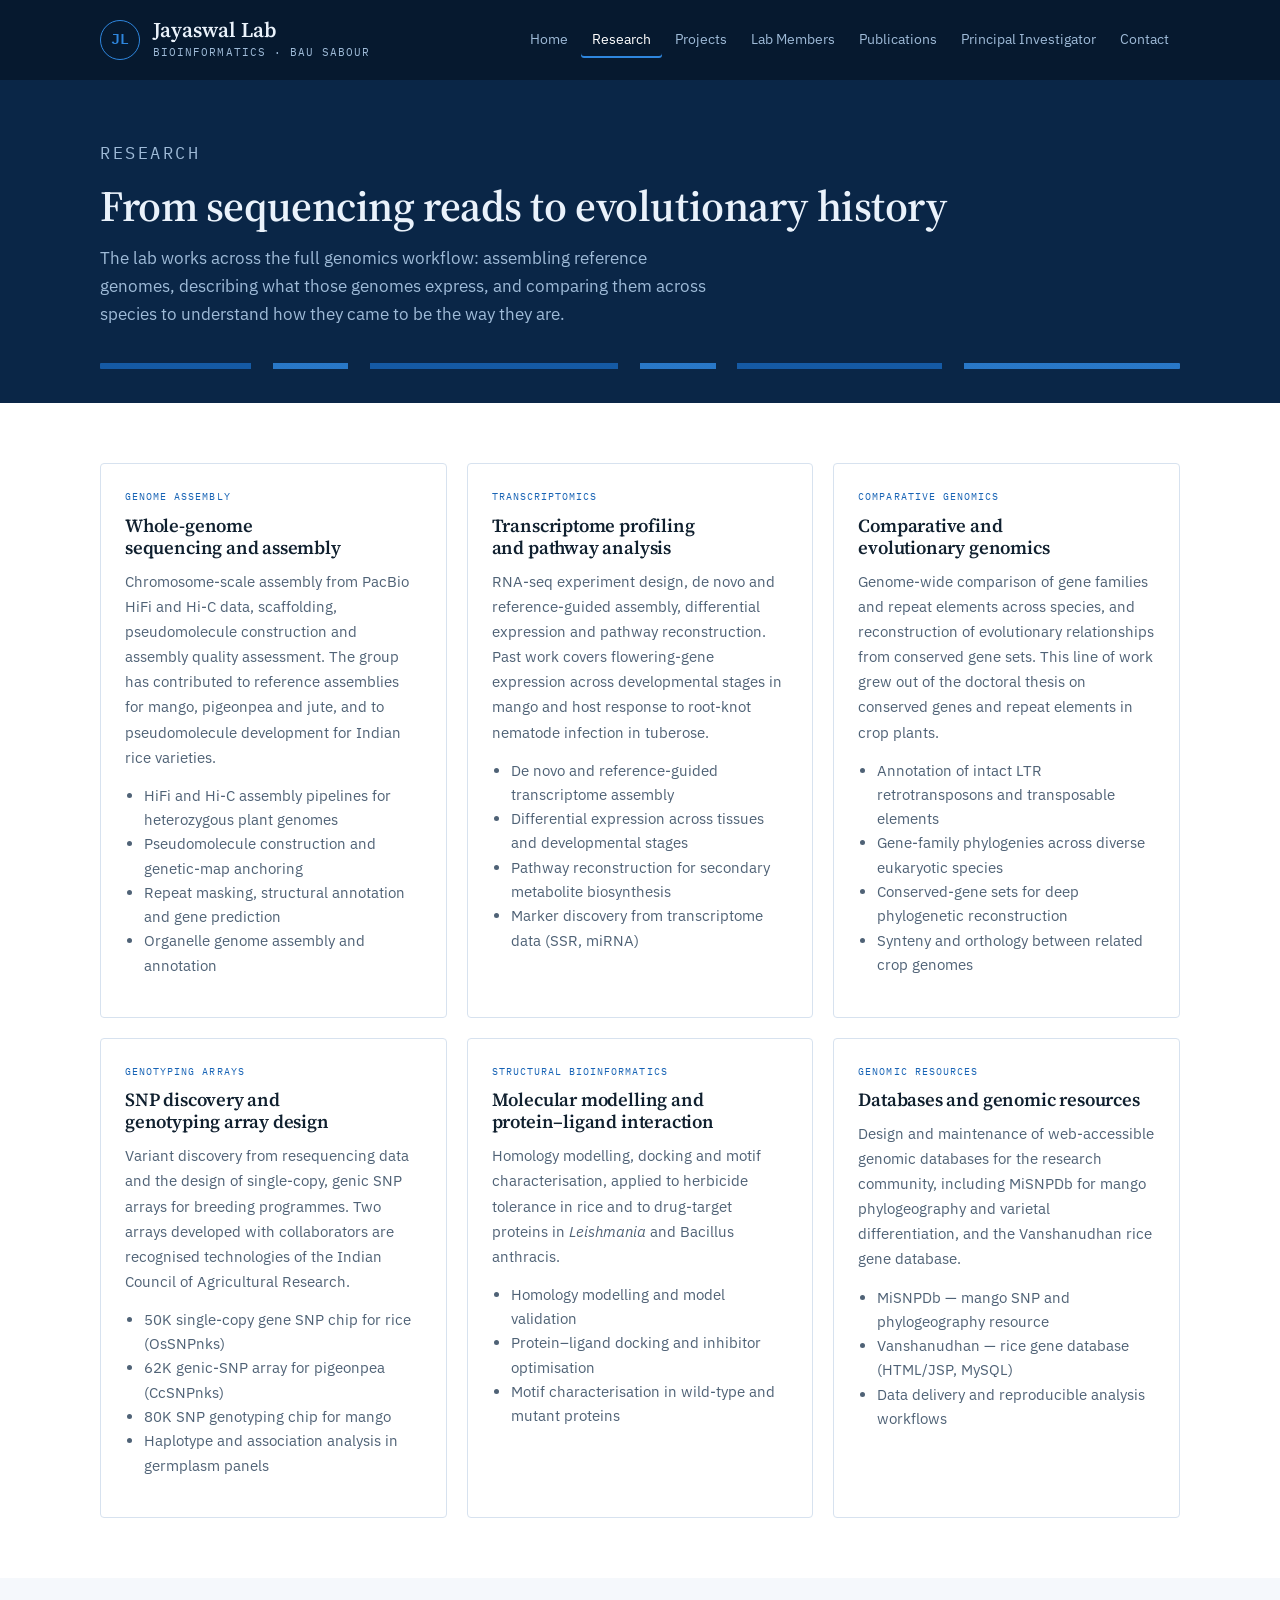
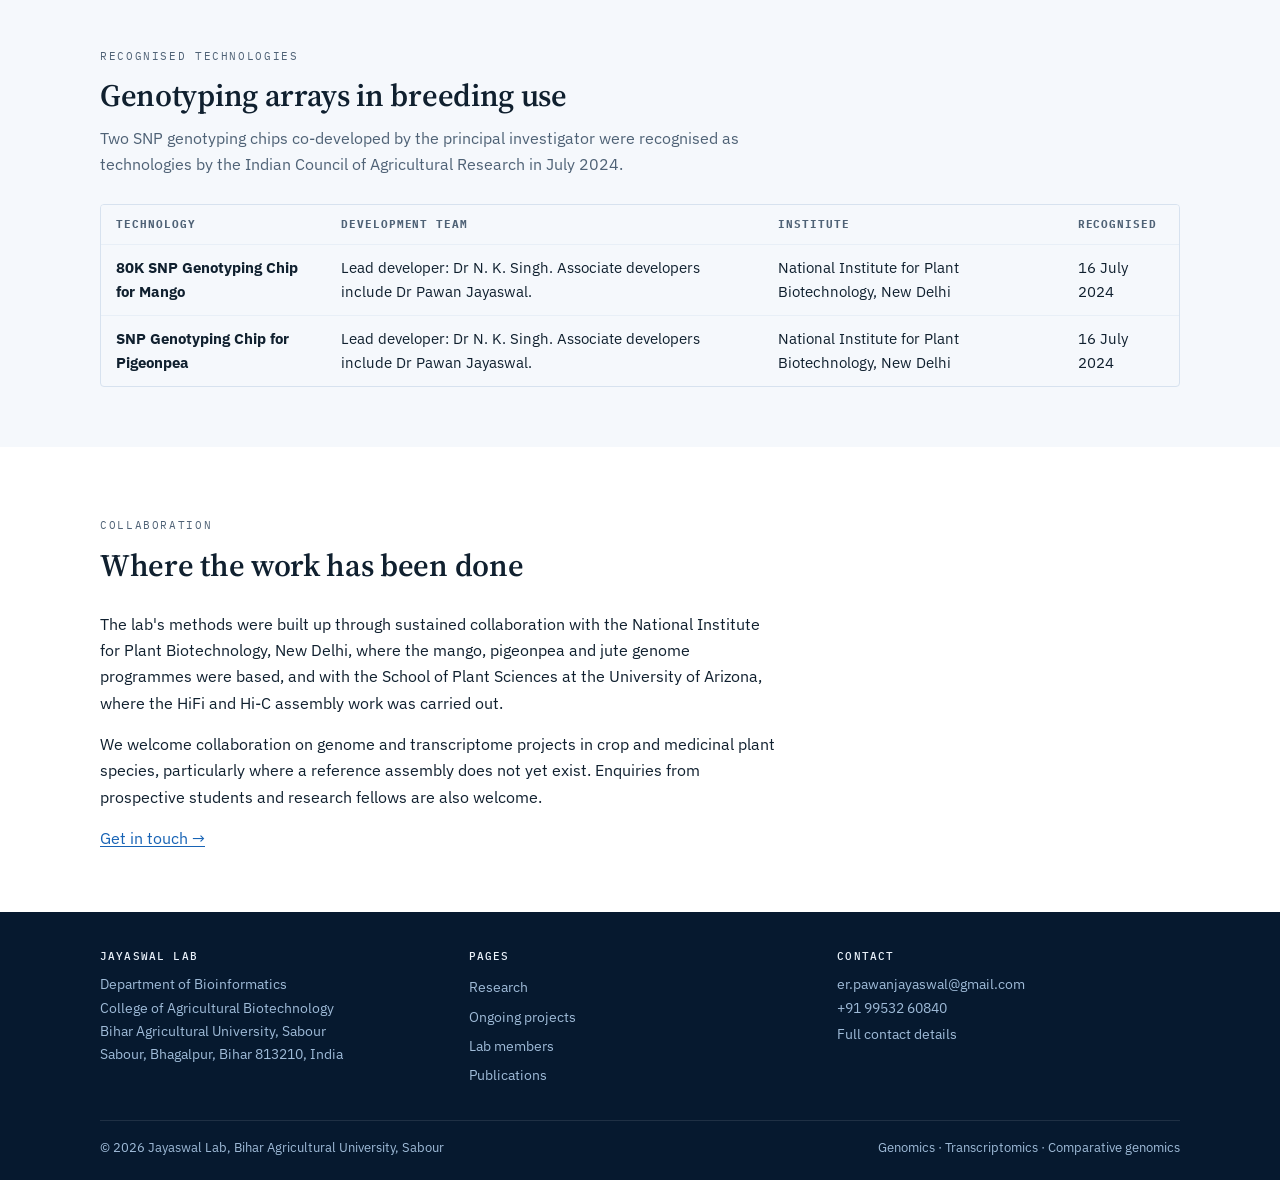
<file: research.html>
<!doctype html>
<html lang="en">
<head>
<meta charset="utf-8">
<meta name="viewport" content="width=device-width, initial-scale=1, viewport-fit=cover">
<meta name="description" content="Genome assembly, transcriptomics, comparative genomics, SNP array design and structural bioinformatics at the Jayaswal Lab.">
<title>Research — Jayaswal Lab</title>
<link rel="preconnect" href="https://fonts.googleapis.com">
<link rel="preconnect" href="https://fonts.gstatic.com" crossorigin>
<link rel="stylesheet" href="https://fonts.googleapis.com/css2?family=IBM+Plex+Mono:wght@400;500&family=IBM+Plex+Sans:wght@400;500;600&family=Source+Serif+4:opsz,wght@8..60,400;8..60,600;8..60,700&display=swap">
<link rel="stylesheet" href="style.css">
</head>
<body>
<header class="masthead">
  <div class="wrap masthead__inner">
    <a class="brand" href="index.html">
      <span class="brand__mark" aria-hidden="true">JL</span>
      <span>
        <span class="brand__name">Jayaswal Lab</span>
        <span class="brand__sub">Bioinformatics &middot; BAU Sabour</span>
      </span>
    </a>
    <nav class="nav" aria-label="Main">
        <a href="index.html">Home</a>
        <a href="research.html" aria-current="page">Research</a>
        <a href="projects.html">Projects</a>
        <a href="members.html">Lab Members</a>
        <a href="publications.html">Publications</a>
        <a href="pi.html">Principal Investigator</a>
        <a href="contact.html">Contact</a>
    </nav>
  </div>
</header>
<section class="band band--navy">
  <div class="wrap phead">
    <p class="eyebrow">Research</p>
    <h1>From sequencing reads to evolutionary history</h1>
    <p>The lab works across the full genomics workflow: assembling reference genomes, describing
      what those genomes express, and comparing them across species to understand how they came
      to be the way they are.</p>
    <div class="track" style="margin-top:34px"></div>
  </div>
</section>


<section class="band">
  <div class="wrap sec">
    <div class="grid grid--2">
      <article class="card">
      <span class="card__tag">Genome assembly</span>
      <h3>Whole-genome sequencing and assembly</h3>
      <p>Chromosome-scale assembly from PacBio HiFi and Hi-C data, scaffolding, pseudomolecule construction and assembly quality assessment. The group has contributed to reference assemblies for mango, pigeonpea and jute, and to pseudomolecule development for Indian rice varieties.</p>
      <ul style="margin-top:14px;padding-left:19px;color:var(--ink-soft);font-size:0.92rem">
        <li>HiFi and Hi-C assembly pipelines for heterozygous plant genomes</li>
<li>Pseudomolecule construction and genetic-map anchoring</li>
<li>Repeat masking, structural annotation and gene prediction</li>
<li>Organelle genome assembly and annotation</li>
      </ul>
    </article>
<article class="card">
      <span class="card__tag">Transcriptomics</span>
      <h3>Transcriptome profiling and pathway analysis</h3>
      <p>RNA-seq experiment design, de novo and reference-guided assembly, differential expression and pathway reconstruction. Past work covers flowering-gene expression across developmental stages in mango and host response to root-knot nematode infection in tuberose.</p>
      <ul style="margin-top:14px;padding-left:19px;color:var(--ink-soft);font-size:0.92rem">
        <li>De novo and reference-guided transcriptome assembly</li>
<li>Differential expression across tissues and developmental stages</li>
<li>Pathway reconstruction for secondary metabolite biosynthesis</li>
<li>Marker discovery from transcriptome data (SSR, miRNA)</li>
      </ul>
    </article>
<article class="card">
      <span class="card__tag">Comparative genomics</span>
      <h3>Comparative and evolutionary genomics</h3>
      <p>Genome-wide comparison of gene families and repeat elements across species, and reconstruction of evolutionary relationships from conserved gene sets. This line of work grew out of the doctoral thesis on conserved genes and repeat elements in crop plants.</p>
      <ul style="margin-top:14px;padding-left:19px;color:var(--ink-soft);font-size:0.92rem">
        <li>Annotation of intact LTR retrotransposons and transposable elements</li>
<li>Gene-family phylogenies across diverse eukaryotic species</li>
<li>Conserved-gene sets for deep phylogenetic reconstruction</li>
<li>Synteny and orthology between related crop genomes</li>
      </ul>
    </article>
<article class="card">
      <span class="card__tag">Genotyping arrays</span>
      <h3>SNP discovery and genotyping array design</h3>
      <p>Variant discovery from resequencing data and the design of single-copy, genic SNP arrays for breeding programmes. Two arrays developed with collaborators are recognised technologies of the Indian Council of Agricultural Research.</p>
      <ul style="margin-top:14px;padding-left:19px;color:var(--ink-soft);font-size:0.92rem">
        <li>50K single-copy gene SNP chip for rice (OsSNPnks)</li>
<li>62K genic-SNP array for pigeonpea (CcSNPnks)</li>
<li>80K SNP genotyping chip for mango</li>
<li>Haplotype and association analysis in germplasm panels</li>
      </ul>
    </article>
<article class="card">
      <span class="card__tag">Structural bioinformatics</span>
      <h3>Molecular modelling and protein–ligand interaction</h3>
      <p>Homology modelling, docking and motif characterisation, applied to herbicide tolerance in rice and to drug-target proteins in <em>Leishmania</em> and Bacillus anthracis.</p>
      <ul style="margin-top:14px;padding-left:19px;color:var(--ink-soft);font-size:0.92rem">
        <li>Homology modelling and model validation</li>
<li>Protein–ligand docking and inhibitor optimisation</li>
<li>Motif characterisation in wild-type and mutant proteins</li>
      </ul>
    </article>
<article class="card">
      <span class="card__tag">Genomic resources</span>
      <h3>Databases and genomic resources</h3>
      <p>Design and maintenance of web-accessible genomic databases for the research community, including MiSNPDb for mango phylogeography and varietal differentiation, and the Vanshanudhan rice gene database.</p>
      <ul style="margin-top:14px;padding-left:19px;color:var(--ink-soft);font-size:0.92rem">
        <li>MiSNPDb — mango SNP and phylogeography resource</li>
<li>Vanshanudhan — rice gene database (HTML/JSP, MySQL)</li>
<li>Data delivery and reproducible analysis workflows</li>
      </ul>
    </article>
    </div>
  </div>
</section>

<section class="band band--alt">
  <div class="wrap sec">
    <div class="shead">
      <p class="eyebrow">Recognised technologies</p>
      <h2>Genotyping arrays in breeding use</h2>
      <p>Two SNP genotyping chips co-developed by the principal investigator were recognised as
        technologies by the Indian Council of Agricultural Research in July 2024.</p>
    </div>
    <div class="tablewrap">
      <table class="t">
        <thead><tr><th>Technology</th><th>Development team</th><th>Institute</th><th>Recognised</th></tr></thead>
        <tbody>
          <tr><td><b>80K SNP Genotyping Chip for Mango</b></td><td>Lead developer: Dr N. K. Singh. Associate developers include Dr Pawan Jayaswal.</td><td>National Institute for Plant Biotechnology, New Delhi</td><td>16 July 2024</td></tr><tr><td><b>SNP Genotyping Chip for Pigeonpea</b></td><td>Lead developer: Dr N. K. Singh. Associate developers include Dr Pawan Jayaswal.</td><td>National Institute for Plant Biotechnology, New Delhi</td><td>16 July 2024</td></tr>
        </tbody>
      </table>
    </div>
  </div>
</section>

<section class="band">
  <div class="wrap sec">
    <div class="shead">
      <p class="eyebrow">Collaboration</p>
      <h2>Where the work has been done</h2>
    </div>
    <div class="prose">
      <p>The lab's methods were built up through sustained collaboration with the National
        Institute for Plant Biotechnology, New Delhi, where the mango, pigeonpea and jute genome
        programmes were based, and with the School of Plant Sciences at the University of Arizona,
        where the HiFi and Hi-C assembly work was carried out.</p>
      <p>We welcome collaboration on genome and transcriptome projects in crop and medicinal plant
        species, particularly where a reference assembly does not yet exist. Enquiries from
        prospective students and research fellows are also welcome.</p>
      <p><a href="contact.html">Get in touch &rarr;</a></p>
    </div>
  </div>
</section>
<footer class="foot">
  <div class="wrap">
    <div class="foot__inner">
      <div>
        <h4>Jayaswal Lab</h4>
        <p>Department of Bioinformatics<br>College of Agricultural Biotechnology<br>Bihar Agricultural University, Sabour<br>Sabour, Bhagalpur, Bihar 813210, India</p>
      </div>
      <div>
        <h4>Pages</h4>
        <a href="research.html">Research</a>
        <a href="projects.html">Ongoing projects</a>
        <a href="members.html">Lab members</a>
        <a href="publications.html">Publications</a>
      </div>
      <div>
        <h4>Contact</h4>
        <p>er.pawanjayaswal@gmail.com<br>+91 99532 60840</p>
        <a href="contact.html">Full contact details</a>
      </div>
    </div>
    <div class="wrap foot__bar" style="padding-left:0;padding-right:0">
      <span>&copy; 2026 Jayaswal Lab, Bihar Agricultural University, Sabour</span>
      <span>Genomics &middot; Transcriptomics &middot; Comparative genomics</span>
    </div>
  </div>
</footer>
<script src="main.js"></script>
</body>
</html>
</file>
<file: style.css>
/* Jayaswal Lab — layout: full-bleed navy bands over a single measured content
   column; genome-track rules mark section boundaries. */

:root {
  /* colour */
  --navy:        #0A2647;
  --navy-deep:   #06192F;
  --blue:        #1763B5;
  --blue-bright: #2E86DE;
  --blue-wash:   #EAF2FB;
  --paper:       #FFFFFF;
  --paper-alt:   #F5F8FC;
  --ink:         #10202F;
  --ink-soft:    #4F6276;
  --line:        #D7E2EF;
  --line-soft:   #E8EFF7;
  --on-navy:     #EAF2FB;
  --on-navy-dim: #9FBBD8;

  /* type */
  --display: "Source Serif 4", "Iowan Old Style", Georgia, serif;
  --body: "IBM Plex Sans", "Segoe UI", system-ui, -apple-system, sans-serif;
  --mono: "IBM Plex Mono", ui-monospace, "SFMono-Regular", Consolas, monospace;

  /* metrics */
  --measure: 1120px;
  --gut-l: max(20px, env(safe-area-inset-left, 0px));
  --gut-r: max(20px, env(safe-area-inset-right, 0px));
}

@media (prefers-color-scheme: dark) {
  :root:not([data-theme="light"]) {
    --navy:        #0B2440;
    --navy-deep:   #071A2E;
    --blue:        #4C9BEA;
    --blue-bright: #6FB4F5;
    --blue-wash:   #132C47;
    --paper:       #0A1724;
    --paper-alt:   #0E2034;
    --ink:         #E4EDF7;
    --ink-soft:    #9CB2C8;
    --line:        #1E3A57;
    --line-soft:   #16293F;
    --on-navy:     #E4EDF7;
    --on-navy-dim: #94AFC9;
    color-scheme: dark;
  }
}

:root[data-theme="dark"] {
  --navy:        #0B2440;
  --navy-deep:   #071A2E;
  --blue:        #4C9BEA;
  --blue-bright: #6FB4F5;
  --blue-wash:   #132C47;
  --paper:       #0A1724;
  --paper-alt:   #0E2034;
  --ink:         #E4EDF7;
  --ink-soft:    #9CB2C8;
  --line:        #1E3A57;
  --line-soft:   #16293F;
  --on-navy:     #E4EDF7;
  --on-navy-dim: #94AFC9;
  color-scheme: dark;
}

*, *::before, *::after { box-sizing: border-box; }

html { -webkit-text-size-adjust: 100%; }

body {
  margin: 0;
  background: var(--paper);
  color: var(--ink);
  font-family: var(--body);
  font-size: 16px;
  line-height: 1.65;
  overflow-x: hidden;
}

img { max-width: 100%; height: auto; display: block; }

a { color: var(--blue); text-decoration-thickness: 1px; text-underline-offset: 2px; }
a:hover { color: var(--blue-bright); }

:focus-visible {
  outline: 2px solid var(--blue-bright);
  outline-offset: 2px;
  border-radius: 2px;
}

h1, h2, h3, h4 {
  font-family: var(--display);
  font-weight: 600;
  line-height: 1.2;
  text-wrap: balance;
  margin: 0;
  letter-spacing: -0.01em;
}

p { margin: 0; }

/* ---------- shared wrapper ---------- */
.wrap {
  width: 100%;
  max-width: var(--measure);
  margin-inline: auto;
  padding-left: var(--gut-l);
  padding-right: var(--gut-r);
}

.band { width: 100%; }
.band--navy { background: var(--navy); color: var(--on-navy); }
.band--alt  { background: var(--paper-alt); }

.sec { padding-block: 60px; }
.sec--tight { padding-block: 40px; }

/* ---------- genome-track rule ---------- */
/* Reads as a contig track: alternating blocks of unequal length. */
.track {
  height: 6px;
  width: 100%;
  border-radius: 1px;
  background:
    linear-gradient(90deg,
      var(--blue) 0 14%, transparent 14% 16%,
      var(--blue-bright) 16% 23%, transparent 23% 25%,
      var(--blue) 25% 48%, transparent 48% 50%,
      var(--blue-bright) 50% 57%, transparent 57% 59%,
      var(--blue) 59% 78%, transparent 78% 80%,
      var(--blue-bright) 80% 100%);
  opacity: 0.85;
}
.track--thin { height: 4px; opacity: 0.7; }

/* ---------- masthead ---------- */
.masthead { background: var(--navy-deep); color: var(--on-navy); }
.masthead__inner {
  display: flex;
  flex-wrap: wrap;
  align-items: center;
  justify-content: space-between;
  gap: 16px 28px;
  padding-block: 18px;
}
.brand { display: flex; align-items: center; gap: 13px; text-decoration: none; color: inherit; min-width: 0; }
.brand:hover { color: inherit; }
.brand__mark {
  width: 40px; height: 40px; flex: none;
  border: 1.5px solid var(--blue-bright);
  border-radius: 50%;
  display: grid; place-items: center;
  font-family: var(--mono);
  font-size: 15px; font-weight: 600;
  color: var(--blue-bright);
  letter-spacing: 0.02em;
}
.brand__name {
  font-family: var(--display);
  font-size: 1.32rem; font-weight: 600;
  line-height: 1.1;
  display: block;
}
.brand__sub {
  font-family: var(--mono);
  font-size: 0.66rem;
  letter-spacing: 0.1em;
  text-transform: uppercase;
  color: var(--on-navy-dim);
  display: block;
  margin-top: 3px;
}

.nav { display: flex; flex-wrap: wrap; gap: 4px 2px; }
.nav a {
  color: var(--on-navy-dim);
  text-decoration: none;
  font-size: 0.875rem;
  padding: 7px 11px;
  border-radius: 3px;
  white-space: nowrap;
}
.nav a:hover { color: var(--paper); background: rgba(255,255,255,0.07); }
.nav a[aria-current="page"] {
  color: var(--paper);
  box-shadow: inset 0 -2px 0 var(--blue-bright);
}

/* ---------- page head ---------- */
.phead { padding-block: 46px 34px; }
.phead h1 { font-size: clamp(1.9rem, 4.4vw, 2.7rem); }
.phead p {
  margin-top: 14px;
  max-width: 62ch;
  color: var(--ink-soft);
  font-size: 1.06rem;
}
.band--navy .phead p { color: var(--on-navy-dim); }

.eyebrow {
  font-family: var(--mono);
  font-size: 0.68rem;
  letter-spacing: 0.15em;
  text-transform: uppercase;
  color: var(--blue);
  margin-bottom: 12px;
}
.band--navy .eyebrow { color: var(--blue-bright); }

/* ---------- hero ---------- */
.hero { padding-block: 66px 56px; }
.hero h1 {
  font-size: clamp(2.1rem, 5.4vw, 3.4rem);
  max-width: 19ch;
}
.hero__lede {
  margin-top: 20px;
  max-width: 60ch;
  font-size: clamp(1.03rem, 2.2vw, 1.2rem);
  color: var(--on-navy-dim);
}
.hero__cta { display: flex; flex-wrap: wrap; gap: 12px; margin-top: 30px; }

.btn {
  display: inline-block;
  font-family: var(--body);
  font-size: 0.92rem;
  font-weight: 500;
  padding: 11px 20px;
  border-radius: 3px;
  text-decoration: none;
  border: 1.5px solid transparent;
}
.btn--solid { background: var(--blue-bright); color: #06192F; border-color: var(--blue-bright); }
.btn--solid:hover { background: var(--paper); border-color: var(--paper); color: var(--navy-deep); }
.btn--ghost { border-color: var(--on-navy-dim); color: var(--on-navy); }
.btn--ghost:hover { border-color: var(--paper); color: var(--paper); }

/* ---------- stat strip ---------- */
.stats {
  display: grid;
  grid-template-columns: repeat(auto-fit, minmax(150px, 1fr));
  gap: 1px;
  background: var(--line);
  border: 1px solid var(--line);
  border-radius: 3px;
  overflow: hidden;
}
.stat { background: var(--paper); padding: 20px 18px; min-width: 0; }
.stat__n {
  font-family: var(--display);
  font-size: 1.85rem;
  font-weight: 600;
  color: var(--blue);
  font-variant-numeric: tabular-nums;
  line-height: 1.1;
}
.stat__l {
  font-family: var(--mono);
  font-size: 0.68rem;
  letter-spacing: 0.09em;
  text-transform: uppercase;
  color: var(--ink-soft);
  margin-top: 7px;
}

/* ---------- generic grid ---------- */
.grid { display: grid; gap: 20px; }
.grid--2 { grid-template-columns: repeat(auto-fit, minmax(290px, 1fr)); }
.grid--3 { grid-template-columns: repeat(auto-fit, minmax(255px, 1fr)); }

.card {
  background: var(--paper);
  border: 1px solid var(--line);
  border-radius: 4px;
  padding: 24px;
  min-width: 0;
}
.band--alt .card { background: var(--paper); }
.card h3 { font-size: 1.16rem; }
.card p { margin-top: 10px; color: var(--ink-soft); font-size: 0.95rem; }

.card--slot { border-style: dashed; background: transparent; }
.slot__area {
  font-size: 0.88rem !important;
  color: var(--blue) !important;
  margin-top: 6px !important;
}

.card__tag {
  font-family: var(--mono);
  font-size: 0.65rem;
  letter-spacing: 0.1em;
  text-transform: uppercase;
  color: var(--blue);
  display: block;
  margin-bottom: 9px;
}

/* ---------- section heading ---------- */
.shead { margin-bottom: 26px; }
.shead h2 { font-size: clamp(1.5rem, 3.2vw, 1.95rem); }
.shead p { margin-top: 10px; color: var(--ink-soft); max-width: 64ch; }
.band--navy .shead p { color: var(--on-navy-dim); }

/* ---------- prose ---------- */
.prose { max-width: 68ch; }
.prose p + p { margin-top: 15px; }
.prose h3 { margin-top: 30px; font-size: 1.2rem; }
.prose ul { margin: 13px 0 0; padding-left: 20px; color: var(--ink-soft); }
.prose li { margin-bottom: 7px; }

/* ---------- project entries ---------- */
.proj {
  border: 1px solid var(--line);
  border-left: 4px solid var(--blue);
  border-radius: 4px;
  padding: 26px;
  background: var(--paper);
}
.proj--past { border-left-color: var(--line); }
.proj__top {
  display: flex; flex-wrap: wrap; align-items: baseline;
  gap: 10px 14px; margin-bottom: 12px;
}
.proj h3 { font-size: 1.24rem; max-width: 56ch; }
.proj__body { margin-top: 12px; color: var(--ink-soft); max-width: 72ch; }

.chip {
  font-family: var(--mono);
  font-size: 0.64rem;
  letter-spacing: 0.1em;
  text-transform: uppercase;
  padding: 4px 9px;
  border-radius: 2px;
  white-space: nowrap;
}
.chip--active { background: var(--blue); color: #fff; }
.chip--done { border: 1px solid var(--line); color: var(--ink-soft); }

.meta {
  display: grid;
  grid-template-columns: repeat(auto-fit, minmax(170px, 1fr));
  gap: 16px 22px;
  margin-top: 20px;
  padding-top: 18px;
  border-top: 1px solid var(--line-soft);
}
.meta div { min-width: 0; }
.meta dt {
  font-family: var(--mono);
  font-size: 0.64rem;
  letter-spacing: 0.1em;
  text-transform: uppercase;
  color: var(--ink-soft);
  margin-bottom: 4px;
}
.meta dd {
  margin: 0;
  font-size: 0.93rem;
  font-weight: 500;
  font-variant-numeric: tabular-nums;
  overflow-wrap: anywhere;
}

/* work-package list */
.wp { margin-top: 22px; padding-top: 18px; border-top: 1px solid var(--line-soft); }
.wp__h {
  font-family: var(--mono);
  font-size: 0.66rem;
  letter-spacing: 0.1em;
  text-transform: uppercase;
  color: var(--ink-soft);
  margin-bottom: 12px;
}
.wp ol { margin: 0; padding-left: 0; list-style: none; counter-reset: wp; }
.wp li {
  counter-increment: wp;
  display: grid;
  grid-template-columns: 2.6rem 1fr;
  gap: 12px;
  padding: 9px 0;
  border-bottom: 1px dashed var(--line-soft);
  font-size: 0.93rem;
  min-width: 0;
}
.wp li:last-child { border-bottom: 0; }
.wp li::before {
  content: "WP" counter(wp);
  font-family: var(--mono);
  font-size: 0.72rem;
  color: var(--blue);
  padding-top: 3px;
}

/* ---------- people ---------- */
.person {
  display: grid;
  grid-template-columns: 112px 1fr;
  gap: 24px;
  align-items: start;
  border: 1px solid var(--line);
  border-radius: 4px;
  padding: 26px;
  background: var(--paper);
}
.person--slot { border-style: dashed; }
.avatar {
  width: 112px; height: 112px;
  border-radius: 50%;
  background: var(--blue-wash);
  border: 1.5px solid var(--line);
  display: grid; place-items: center;
  font-family: var(--display);
  font-size: 2rem;
  color: var(--blue);
  overflow: hidden;
}
.avatar img { width: 100%; height: 100%; object-fit: cover; }
.person__name { font-size: 1.22rem; }
.person__role {
  font-family: var(--mono);
  font-size: 0.7rem;
  letter-spacing: 0.08em;
  text-transform: uppercase;
  color: var(--blue);
  margin-top: 6px;
}
.person__text { min-width: 0; }
.person__text p { margin-top: 12px; color: var(--ink-soft); font-size: 0.95rem; }
.person__links { display: flex; flex-wrap: wrap; gap: 8px 16px; margin-top: 14px; font-size: 0.88rem; }

@media (max-width: 560px) {
  .person { grid-template-columns: 1fr; }
  .avatar { width: 92px; height: 92px; }
}

/* ---------- timeline ---------- */
.tl { list-style: none; margin: 0; padding: 0; }
.tl li {
  display: grid;
  grid-template-columns: 170px 1fr;
  gap: 8px 26px;
  padding: 18px 0;
  border-top: 1px solid var(--line-soft);
  min-width: 0;
}
.tl li:first-child { border-top: 0; }
.tl__when {
  font-family: var(--mono);
  font-size: 0.78rem;
  color: var(--ink-soft);
  font-variant-numeric: tabular-nums;
  padding-top: 3px;
}
.tl__what { min-width: 0; }
.tl__role { font-weight: 600; font-size: 1.02rem; }
.tl__where { color: var(--ink-soft); font-size: 0.93rem; margin-top: 3px; }
.tl__note { color: var(--ink-soft); font-size: 0.91rem; margin-top: 7px; }
@media (max-width: 620px) {
  .tl li { grid-template-columns: 1fr; }
}

/* ---------- publications ---------- */
.pubtools {
  display: flex; flex-wrap: wrap; gap: 12px;
  margin-bottom: 26px; align-items: center;
}
.pubtools input, .pubtools select {
  font-family: var(--body);
  font-size: 0.92rem;
  padding: 9px 12px;
  border: 1px solid var(--line);
  border-radius: 3px;
  background: var(--paper);
  color: var(--ink);
  min-width: 0;
}
.pubtools input { flex: 1 1 240px; }
.pubcount {
  font-family: var(--mono);
  font-size: 0.72rem;
  color: var(--ink-soft);
  letter-spacing: 0.06em;
}

.publist { list-style: none; margin: 0; padding: 0; }
.pub {
  display: grid;
  grid-template-columns: 62px 1fr;
  gap: 20px;
  padding: 18px 0;
  border-top: 1px solid var(--line-soft);
  min-width: 0;
}
.pub:first-child { border-top: 0; }
.pub__yr {
  font-family: var(--mono);
  font-size: 0.86rem;
  color: var(--blue);
  font-variant-numeric: tabular-nums;
  padding-top: 2px;
}
.pub__main { min-width: 0; }
.pub__title { font-weight: 600; font-size: 1rem; line-height: 1.45; }
.pub__authors { color: var(--ink-soft); font-size: 0.89rem; margin-top: 5px; }
.pub__authors b { color: var(--ink); font-weight: 600; }
.pub__src {
  margin-top: 7px; font-size: 0.86rem;
  display: flex; flex-wrap: wrap; gap: 6px 14px; align-items: center;
}
.pub__jrnl { font-style: italic; color: var(--ink-soft); }
.pub__if {
  font-family: var(--mono);
  font-size: 0.7rem;
  color: var(--ink-soft);
  border: 1px solid var(--line);
  border-radius: 2px;
  padding: 2px 6px;
  white-space: nowrap;
}
.pub__first {
  font-family: var(--mono);
  font-size: 0.62rem;
  letter-spacing: 0.08em;
  text-transform: uppercase;
  background: var(--blue-wash);
  color: var(--blue);
  border-radius: 2px;
  padding: 3px 7px;
  white-space: nowrap;
}
@media (max-width: 520px) {
  .pub { grid-template-columns: 1fr; gap: 6px; }
}

.reflist { list-style: none; margin: 0; padding: 0; }
.reflist li {
  padding: 14px 0;
  border-top: 1px solid var(--line-soft);
  font-size: 0.95rem;
  color: var(--ink-soft);
}
.reflist li:first-child { border-top: 0; }
.reflist b { color: var(--ink); font-weight: 600; }

/* ---------- news ---------- */
.news { list-style: none; margin: 0; padding: 0; }
.news li {
  display: grid;
  grid-template-columns: 110px 1fr;
  gap: 8px 20px;
  padding: 14px 0;
  border-top: 1px solid rgba(255,255,255,0.1);
  min-width: 0;
}
.news li:first-child { border-top: 0; }
.news__d {
  font-family: var(--mono);
  font-size: 0.74rem;
  color: var(--blue-bright);
  font-variant-numeric: tabular-nums;
  padding-top: 3px;
}
.news__t { font-size: 0.97rem; color: var(--on-navy); min-width: 0; }
@media (max-width: 520px) { .news li { grid-template-columns: 1fr; } }

/* ---------- contact ---------- */
.ctab { display: grid; grid-template-columns: repeat(auto-fit, minmax(240px, 1fr)); gap: 24px; }
.ctab dt {
  font-family: var(--mono);
  font-size: 0.66rem;
  letter-spacing: 0.1em;
  text-transform: uppercase;
  color: var(--ink-soft);
  margin-bottom: 6px;
}
.ctab dd { margin: 0; font-size: 0.98rem; overflow-wrap: anywhere; }

.copyline { display: flex; flex-wrap: wrap; gap: 10px; align-items: center; }
.copybtn {
  font-family: var(--mono);
  font-size: 0.68rem;
  letter-spacing: 0.06em;
  text-transform: uppercase;
  padding: 5px 10px;
  border: 1px solid var(--line);
  border-radius: 2px;
  background: transparent;
  color: var(--ink-soft);
  cursor: pointer;
}
.copybtn:hover { border-color: var(--blue); color: var(--blue); }

/* ---------- note ---------- */
.note {
  border: 1px dashed var(--blue);
  background: var(--blue-wash);
  border-radius: 4px;
  padding: 16px 18px;
  font-size: 0.92rem;
  color: var(--ink);
}
.note b { font-weight: 600; }

/* ---------- table ---------- */
.tablewrap { overflow-x: auto; border: 1px solid var(--line); border-radius: 4px; }
table.t { border-collapse: collapse; width: 100%; min-width: 540px; font-size: 0.91rem; }
table.t th, table.t td { padding: 11px 15px; text-align: left; border-bottom: 1px solid var(--line-soft); vertical-align: top; }
table.t th {
  font-family: var(--mono);
  font-size: 0.66rem;
  letter-spacing: 0.09em;
  text-transform: uppercase;
  color: var(--ink-soft);
  background: var(--paper-alt);
  white-space: nowrap;
}
table.t tr:last-child td { border-bottom: 0; }

/* ---------- footer ---------- */
.foot { background: var(--navy-deep); color: var(--on-navy-dim); font-size: 0.88rem; }
.foot__inner { padding-block: 38px 30px; display: grid; gap: 26px; grid-template-columns: repeat(auto-fit, minmax(220px, 1fr)); }
.foot h4 {
  font-family: var(--mono);
  font-size: 0.66rem;
  letter-spacing: 0.11em;
  text-transform: uppercase;
  color: var(--on-navy);
  font-weight: 500;
  margin-bottom: 11px;
}
.foot a { color: var(--on-navy-dim); text-decoration: none; display: block; padding: 3px 0; }
.foot a:hover { color: var(--paper); }
.foot__bar {
  border-top: 1px solid rgba(255,255,255,0.1);
  padding-block: 16px 22px;
  font-size: 0.8rem;
  display: flex; flex-wrap: wrap; gap: 8px 20px; justify-content: space-between;
}

@media (prefers-reduced-motion: reduce) {
  *, *::before, *::after { animation-duration: 0.01ms !important; transition-duration: 0.01ms !important; }
}
</file>
